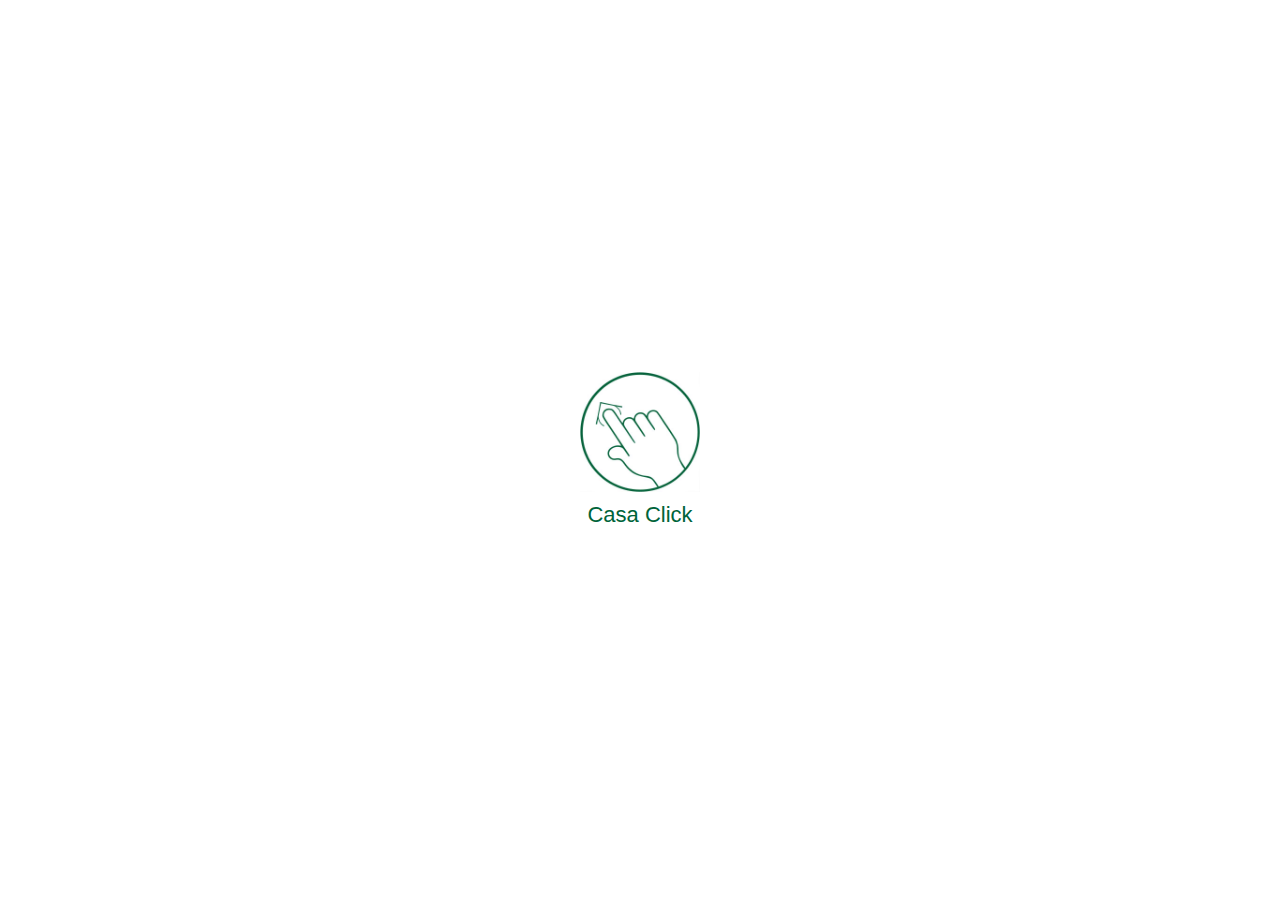
<file: index.html>
<!DOCTYPE html>
<html lang="es">
<head>
    <meta charset="UTF-8">
    <meta name="viewport" content="width=device-width, initial-scale=1.0">
    <title>Casa Click</title>
    <link rel="stylesheet" href="usuarios-style.css"> <!-- Asegúrate de que este sea el archivo CSS correcto -->
</head>
<body>
    <!-- Preloader (ahora llamado index.html) -->
    <div id="index">
        <div class="logo-container-large">
            <img src="imgs/casaclickfoto.jpg" alt="Logo de Casa Click" class="logo-img-large">
            <span class="logo-text-large">Casa Click</span>
        </div>
    </div>

    <script>
        // Espera 2 segundos antes de redirigir a la página de usuarios
        setTimeout(function() {
            window.location.href = "usuarios.html"; // Asegúrate de que este nombre de archivo sea correcto
        }, 2000); // 2 segundos
    </script>
</body>
</html>
</file>
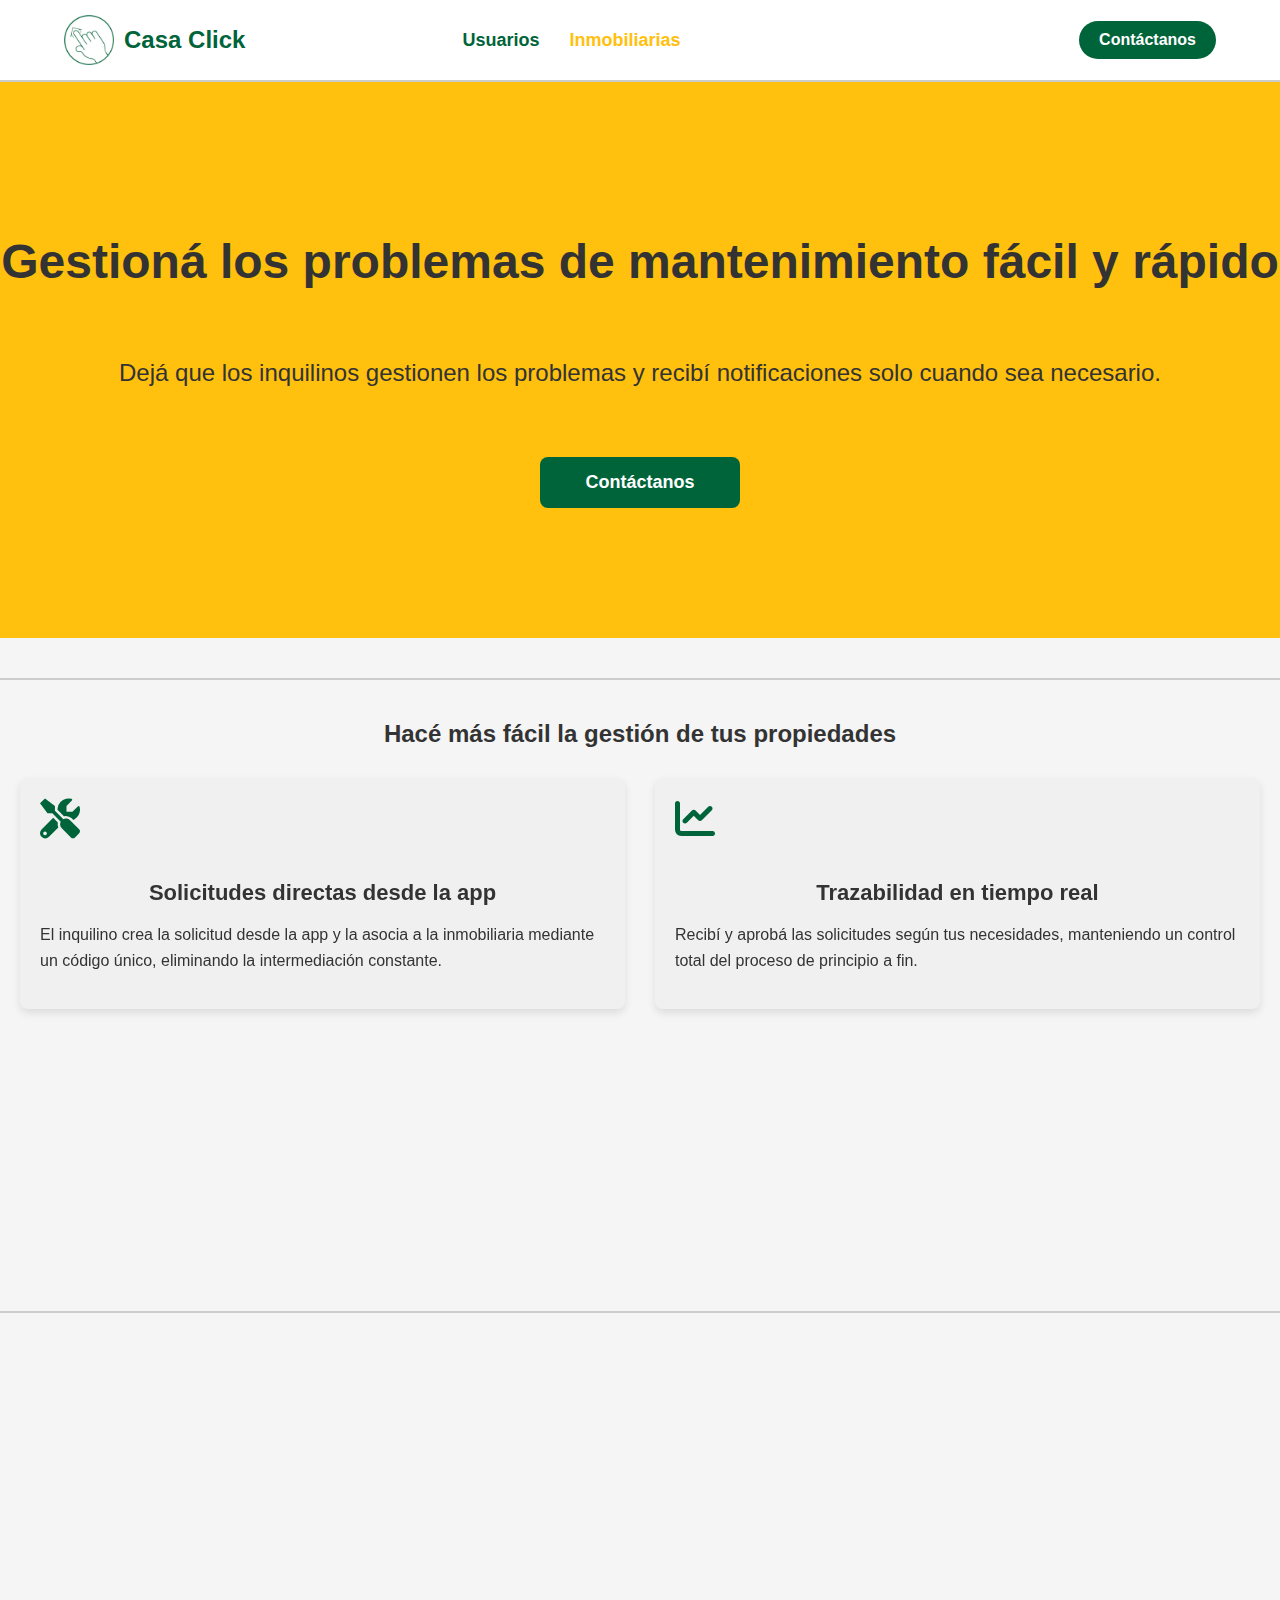
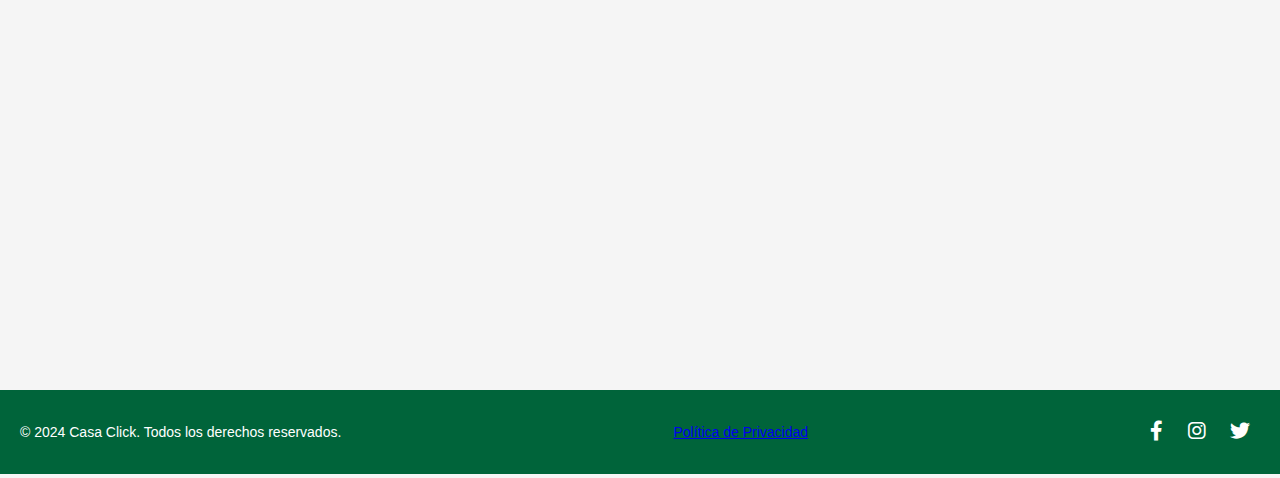
<file: inmobiliarias.html>
<!DOCTYPE html>
<html lang="es">
<head>
    <meta charset="UTF-8">
    <meta name="viewport" content="width=device-width, initial-scale=1.0">
    <meta name="description" content="Casa Click - Portal para Inmobiliarias. Gestiona eficientemente las solicitudes de tus inquilinos.">
    <meta name="robots" content="index, follow">
    <title>Casa Click - Inmobiliarias</title>
    <link rel="stylesheet" href="inmobiliarias-style.css">
    <link rel="stylesheet" href="https://cdnjs.cloudflare.com/ajax/libs/font-awesome/6.0.0-beta3/css/all.min.css">
    <link rel="stylesheet" href="https://cdn.jsdelivr.net/npm/aos@2.3.1/dist/aos.css">
</head>
<body>
    <!-- Header común con efecto de logo -->
    <header class="header-hero">
        <div class="nav-container">
            <div class="logo-container">
                <img src="casaclickfoto.jpg" alt="Logo de Casa Click" class="logo-img">
                <span class="logo-text">Casa Click</span>
            </div>
            <nav class="nav-list-centered">
                <a href="usuarios.html" class="nav-button">Usuarios</a>
                <a href="inmobiliarias.html" class="nav-button active">Inmobiliarias</a>
            </nav>
            <div class="cta-header-button">
                <button onclick="window.location.href='#contacto'" class="cta-button-header">Contáctanos</button>
            </div>
        </div>
    </header>

    <!-- Hero Section -->
    <section class="main-hero-section inmobiliarias-hero" data-aos="fade-up">
        <div class="container">
            <h1>Gestioná los problemas de mantenimiento fácil y rápido</h1>
            <p>Dejá que los inquilinos gestionen los problemas y recibí notificaciones solo cuando sea necesario.</p>
            <button onclick="window.location.href='#contacto'" class="cta-button">Contáctanos</button>
        </div>
    </section>

    <hr class="section-divider">

    <!-- Sección Beneficios: ¿Por qué elegir Casa Click? -->
    <section id="inmobiliarias" class="section-padding section">
        <div class="container">
            <h2 class="title-centered">Hacé más fácil la gestión de tus propiedades</h2>
            <div class="benefits-grid">
                <div class="benefit-card" data-aos="fade-up">
                    <i class="fas fa-tools benefit-icon"></i>
                    <h3>Solicitudes directas desde la app</h3>
                    <p>El inquilino crea la solicitud desde la app y la asocia a la inmobiliaria mediante un código único, eliminando la intermediación constante.</p>
                </div>
                <div class="benefit-card" data-aos="fade-up" data-aos-delay="100">
                    <i class="fas fa-chart-line benefit-icon"></i>
                    <h3>Trazabilidad en tiempo real</h3>
                    <p>Recibí y aprobá las solicitudes según tus necesidades, manteniendo un control total del proceso de principio a fin.</p>
                </div>
                <div class="benefit-card" data-aos="fade-up" data-aos-delay="200">
                    <i class="fas fa-clock benefit-icon"></i>
                    <h3>Optimización de recursos</h3>
                    <p>Reducí la carga administrativa y ahorra tiempo con la automatización de tareas rutinarias de mantenimiento.</p>
                </div>
                <div class="benefit-card" data-aos="fade-up" data-aos-delay="300">
                    <i class="fas fa-check-circle benefit-icon"></i>
                    <h3>Aprobación de presupuestos</h3>
                    <p>Si lo deseas, puedes actuar como aprobador de presupuestos, asegurando que los trabajos se ajusten a tus estándares.</p>
                </div>
            </div>
        </div>
    </section>

    <hr class="section-divider">

    <!-- Sección Formulario de Contacto -->
    <section id="contacto" class="contact-form section-padding" data-aos="fade-up">
        <div class="container-full">
            <h3 class="form-title-centered">¿Quieres mejorar la gestión de las solicitudes de tus inquilinos?</h3>
            <p class="form-subtitle-centered">Contáctanos y descubre cómo Casa Click puede ayudarte.</p>
            <form onsubmit="sendEmail(event);" class="styled-form" id="contactForm">
                <div class="form-group">
                    <label for="name">Nombre</label>
                    <input type="text" id="name" name="name" required>
                </div>

                <div class="form-group">
                    <label for="email">Email</label>
                    <input type="email" id="email" name="email" required>
                </div>

                <div class="form-group">
                    <label for="message">Mensaje</label>
                    <textarea id="message" name="message" rows="4" required></textarea>
                </div>

                <button type="submit" class="cta-button">Solicitar Información</button>
            </form>

            <!-- Mensaje de confirmación -->
            <div id="confirmation-message" style="display:none; color: green; font-weight: bold; margin-top: 10px;">
                ¡El mensaje ha sido enviado correctamente!
            </div>
        </div>
    </section>

    <!-- Footer -->
    <footer>
        <div class="footer-container">
            <p>&copy; 2024 Casa Click. Todos los derechos reservados.</p>
            <a href="https://sites.google.com/view/politica-privacidad-casaclick/p%C3%A1gina-principal">Política de Privacidad</a>
            <div class="social-icons">
                <a href="https://www.facebook.com/casaclickapp"><i class="fab fa-facebook-f" aria-label="Facebook"></i></a>
                <a href="https://www.instagram.com/casaclickapp/"><i class="fab fa-instagram" aria-label="Instagram"></i></a>
                <a href="https://x.com/casaclickapp"><i class="fab fa-twitter" aria-label="Twitter"></i></a>
            </div>
        </div>
    </footer>

    <script src="https://cdn.jsdelivr.net/npm/aos@2.3.1/dist/aos.js"></script>
    <script src="scripts.min.js"></script>
    <script>
        AOS.init({
            duration: 800,
            once: true,
        });
    </script>

</body>
</html>
</file>
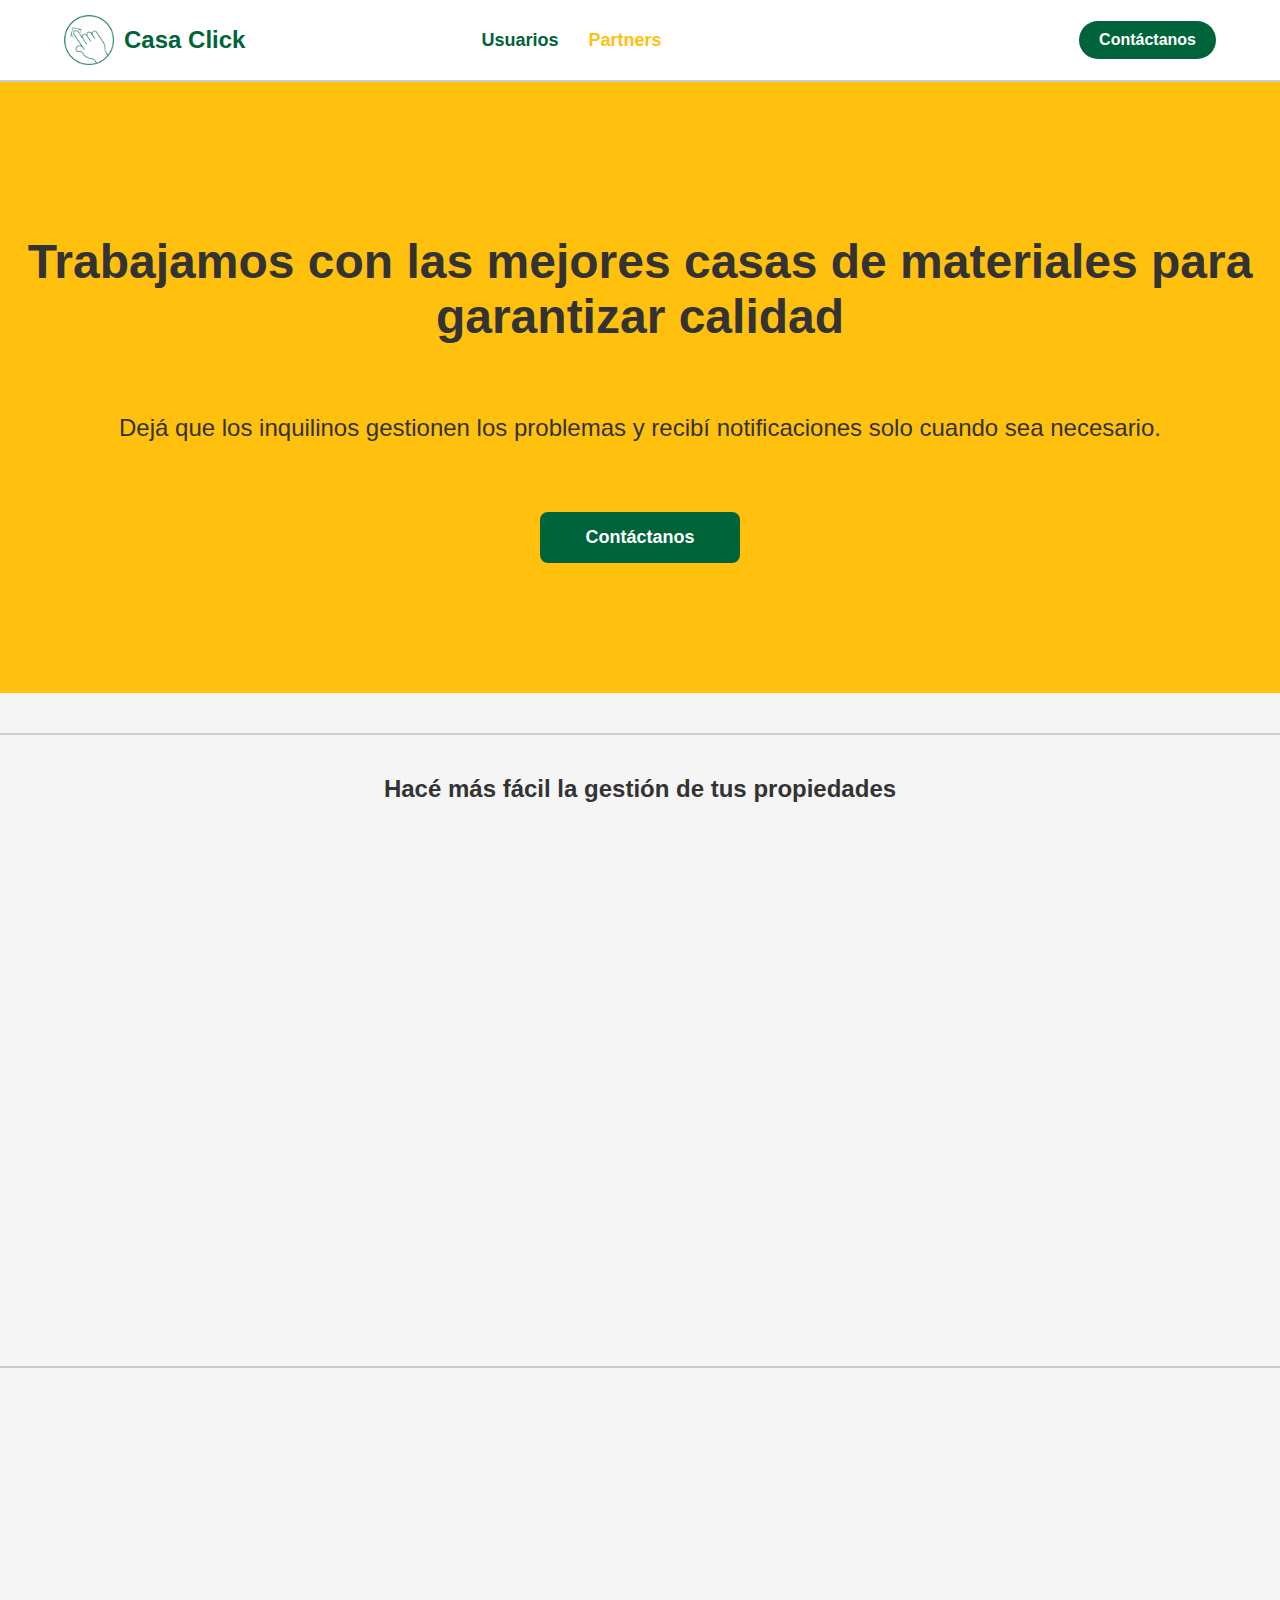
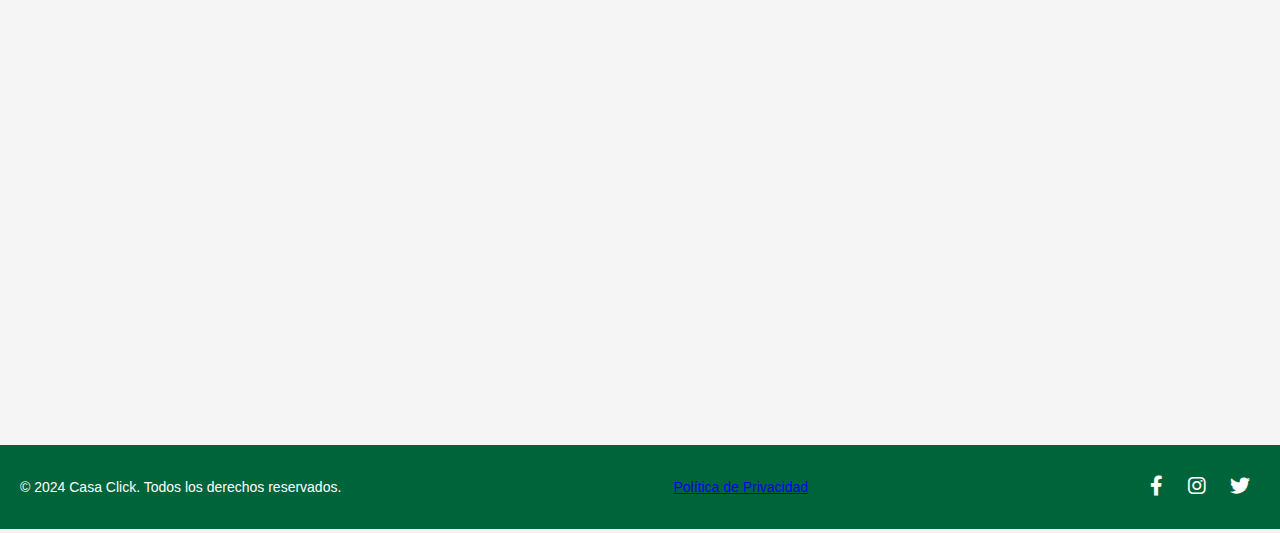
<file: partners.html>
<!DOCTYPE html>
<html lang="es">
<head>
    <meta charset="UTF-8">
    <meta name="viewport" content="width=device-width, initial-scale=1.0">
    <meta name="description" content="Casa Click - Portal para Partners. Gestiona eficientemente las solicitudes de tus inquilinos.">
    <meta name="robots" content="index, follow">
    <title>Casa Click - Partners</title>
    <link rel="stylesheet" href="partners-style.css">
    <link rel="stylesheet" href="https://cdnjs.cloudflare.com/ajax/libs/font-awesome/6.0.0-beta3/css/all.min.css">
    <link rel="stylesheet" href="https://cdn.jsdelivr.net/npm/aos@2.3.1/dist/aos.css">
</head>
<body>
    <!-- Header común con efecto de logo -->
    <header class="header-hero">
        <div class="nav-container">
            <div class="logo-container">
                <img src="imgs/casaclickfoto.jpg" alt="Logo de Casa Click" class="logo-img">
                <span class="logo-text">Casa Click</span>
            </div>
            <nav class="nav-list-centered">
                <a href="usuarios.html" class="nav-button">Usuarios</a>
                <a href="partners.html" class="nav-button active">Partners</a>
            </nav>
            <div class="cta-header-button">
                <button onclick="window.location.href='#contacto'" class="cta-button-header">Contáctanos</button>
            </div>
        </div>
    </header>

    <!-- Hero Section -->
    <section class="main-hero-section partners-hero" data-aos="fade-up">
        <div class="container">
            <h1>Trabajamos con las mejores casas de materiales para garantizar calidad</h1>
            <p>Dejá que los inquilinos gestionen los problemas y recibí notificaciones solo cuando sea necesario.</p>
            <button onclick="window.location.href='#contacto'" class="cta-button">Contáctanos</button>
        </div>
    </section>

    <hr class="section-divider">

    <!-- Sección Beneficios: ¿Por qué elegir Casa Click? -->
    <section id="partners" class="section-padding section">
        <div class="container">
            <h2 class="title-centered">Hacé más fácil la gestión de tus propiedades</h2>
            <div class="benefits-grid">
                <div class="benefit-card" data-aos="fade-up">
                    <i class="fas fa-tools benefit-icon"></i>
                    <h3>Solicitudes directas desde la app</h3>
                    <p>El inquilino crea la solicitud desde la app y la asocia a la inmobiliaria mediante un código único, eliminando la intermediación constante.</p>
                </div>
                <div class="benefit-card" data-aos="fade-up" data-aos-delay="100">
                    <i class="fas fa-chart-line benefit-icon"></i>
                    <h3>Trazabilidad en tiempo real</h3>
                    <p>Recibí y aprobá las solicitudes según tus necesidades, manteniendo un control total del proceso de principio a fin.</p>
                </div>
                <div class="benefit-card" data-aos="fade-up" data-aos-delay="200">
                    <i class="fas fa-clock benefit-icon"></i>
                    <h3>Optimización de recursos</h3>
                    <p>Reducí la carga administrativa y ahorra tiempo con la automatización de tareas rutinarias de mantenimiento.</p>
                </div>
                <div class="benefit-card" data-aos="fade-up" data-aos-delay="300">
                    <i class="fas fa-check-circle benefit-icon"></i>
                    <h3>Aprobación de presupuestos</h3>
                    <p>Si lo deseas, puedes actuar como aprobador de presupuestos, asegurando que los trabajos se ajusten a tus estándares.</p>
                </div>
            </div>
        </div>
    </section>

    <hr class="section-divider">

    <!-- Sección Formulario de Contacto -->
    <section id="contacto" class="contact-form section-padding" data-aos="fade-up">
        <div class="container-full">
            <h3 class="form-title-centered">¿Quieres mejorar la gestión de las solicitudes de tus inquilinos?</h3>
            <p class="form-subtitle-centered">Contáctanos y descubre cómo Casa Click puede ayudarte.</p>
            <form onsubmit="sendEmail(event);" class="styled-form" id="contactForm">
                <div class="form-group">
                    <label for="name">Nombre</label>
                    <input type="text" id="name" name="name" required>
                </div>

                <div class="form-group">
                    <label for="email">Email</label>
                    <input type="email" id="email" name="email" required>
                </div>

                <div class="form-group">
                    <label for="message">Mensaje</label>
                    <textarea id="message" name="message" rows="4" required></textarea>
                </div>

                <button type="submit" class="cta-button">Solicitar Información</button>
            </form>

            <!-- Mensaje de confirmación -->
            <div id="confirmation-message" style="display:none; color: green; font-weight: bold; margin-top: 10px;">
                ¡El mensaje ha sido enviado correctamente!
            </div>
        </div>
    </section>

    <!-- Footer -->
    <footer>
        <div class="footer-container">
            <p>&copy; 2024 Casa Click. Todos los derechos reservados.</p>
            <a href="https://sites.google.com/view/politica-privacidad-casaclick/p%C3%A1gina-principal">Política de Privacidad</a>
            <div class="social-icons">
                <a href="https://www.facebook.com/casaclickapp"><i class="fab fa-facebook-f" aria-label="Facebook"></i></a>
                <a href="https://www.instagram.com/casaclickapp/"><i class="fab fa-instagram" aria-label="Instagram"></i></a>
                <a href="https://x.com/casaclickapp"><i class="fab fa-twitter" aria-label="Twitter"></i></a>
            </div>
        </div>
    </footer>

    <script src="https://cdn.jsdelivr.net/npm/aos@2.3.1/dist/aos.js"></script>
    <script src="scripts.min.js"></script>
    <script>
        AOS.init({
            duration: 800,
            once: true,
        });
    </script>

</body>
</html>
</file>
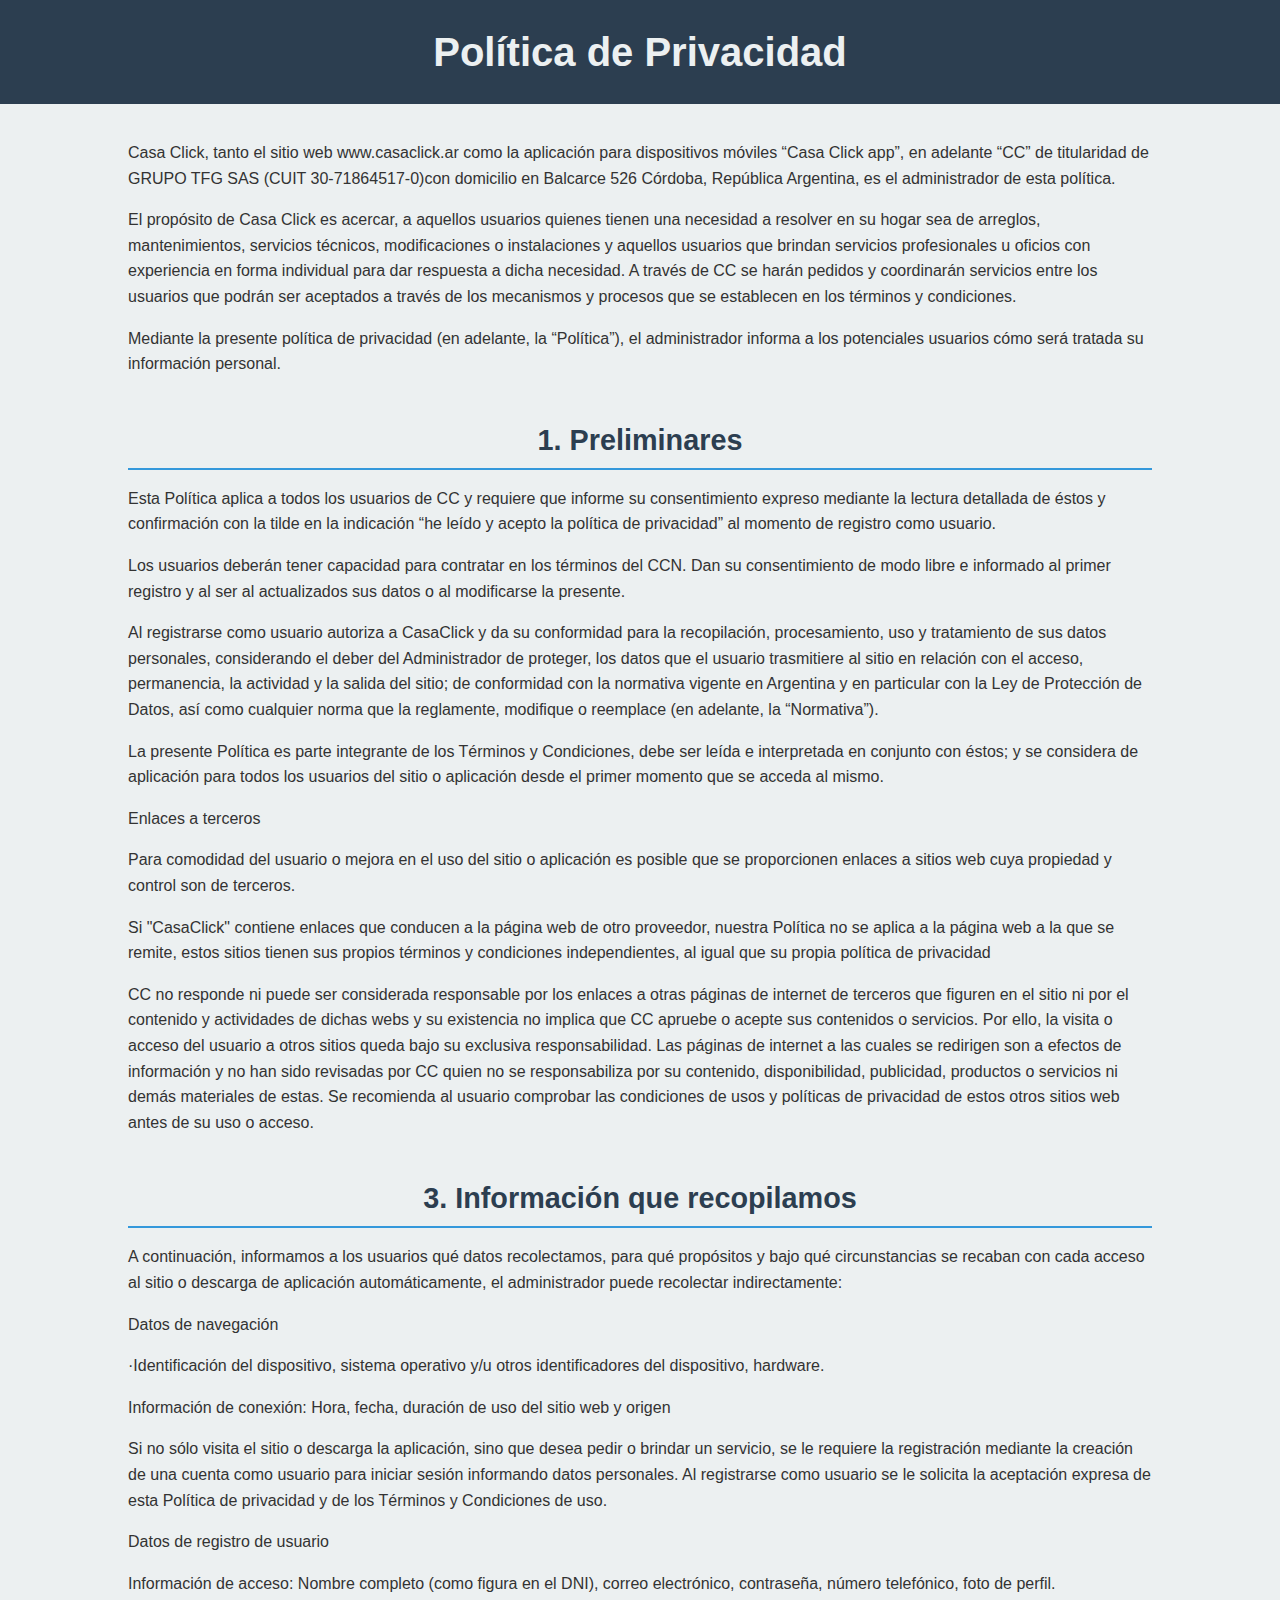
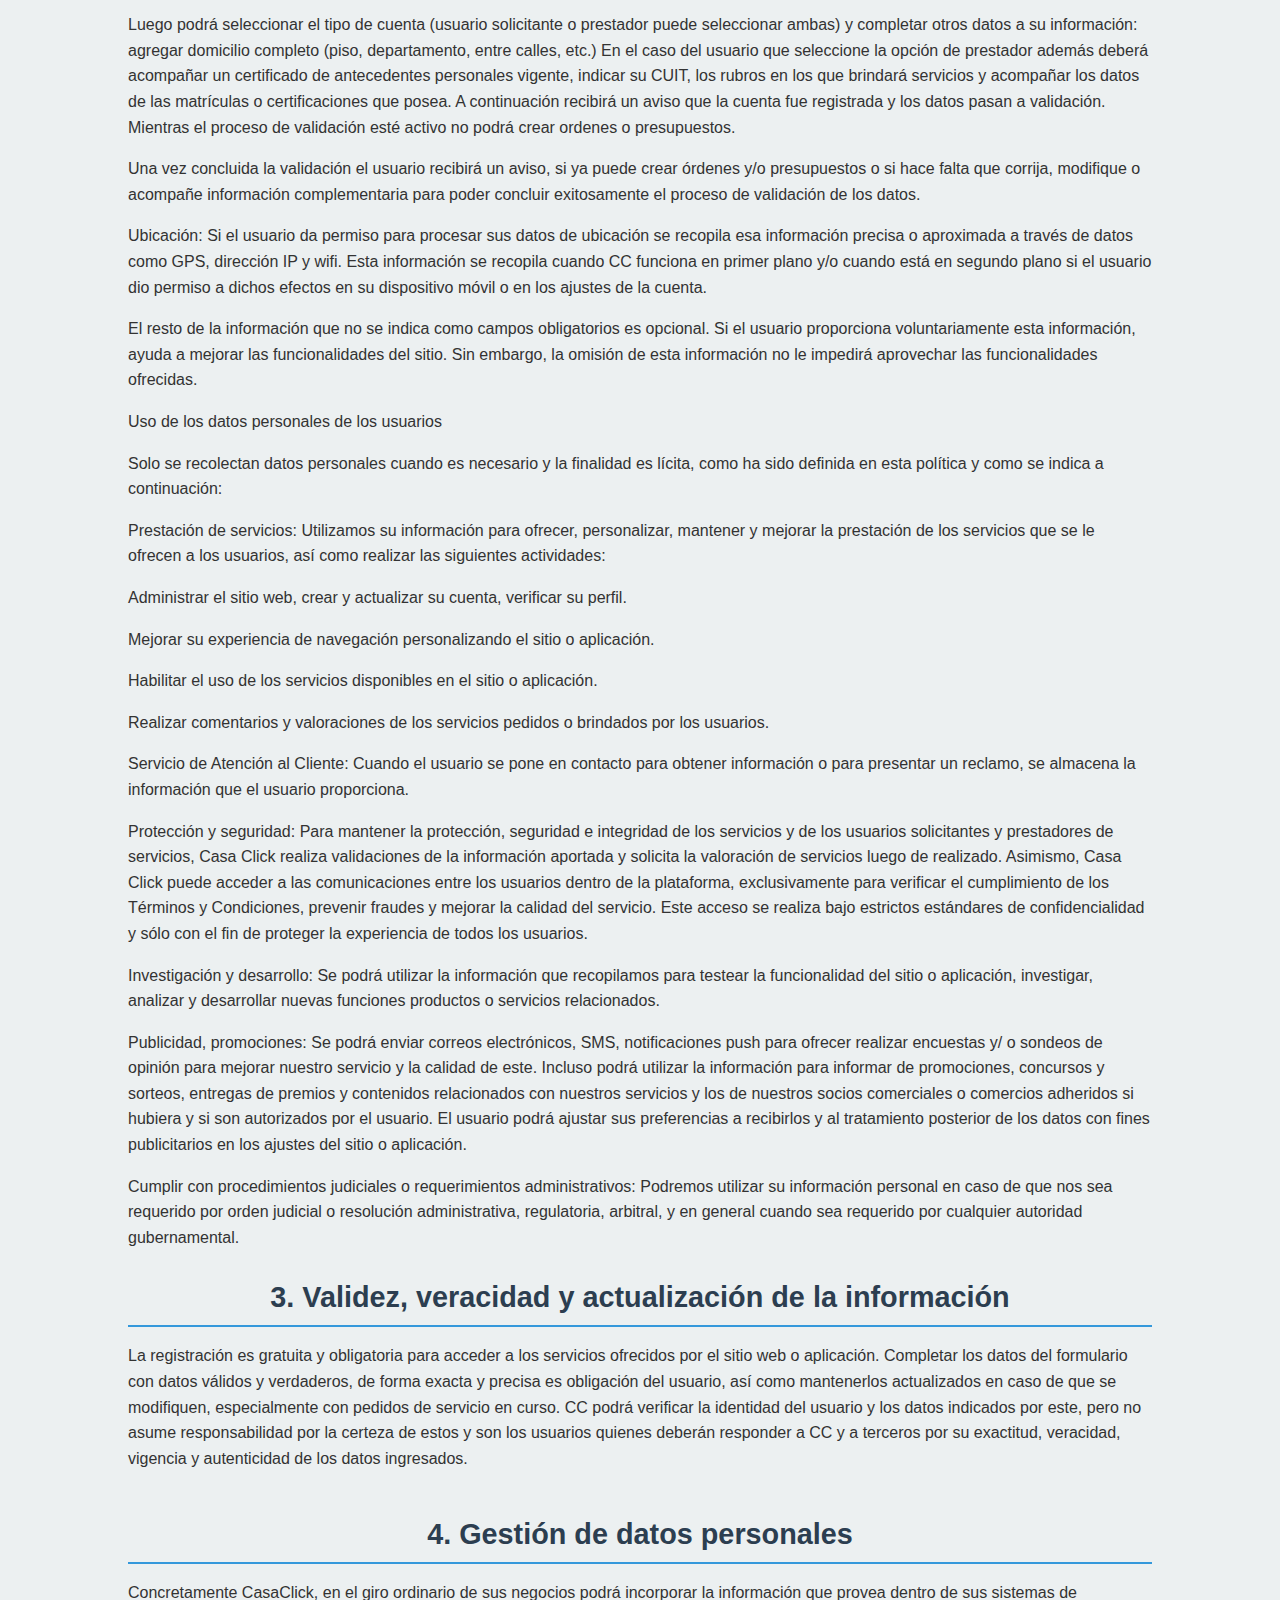
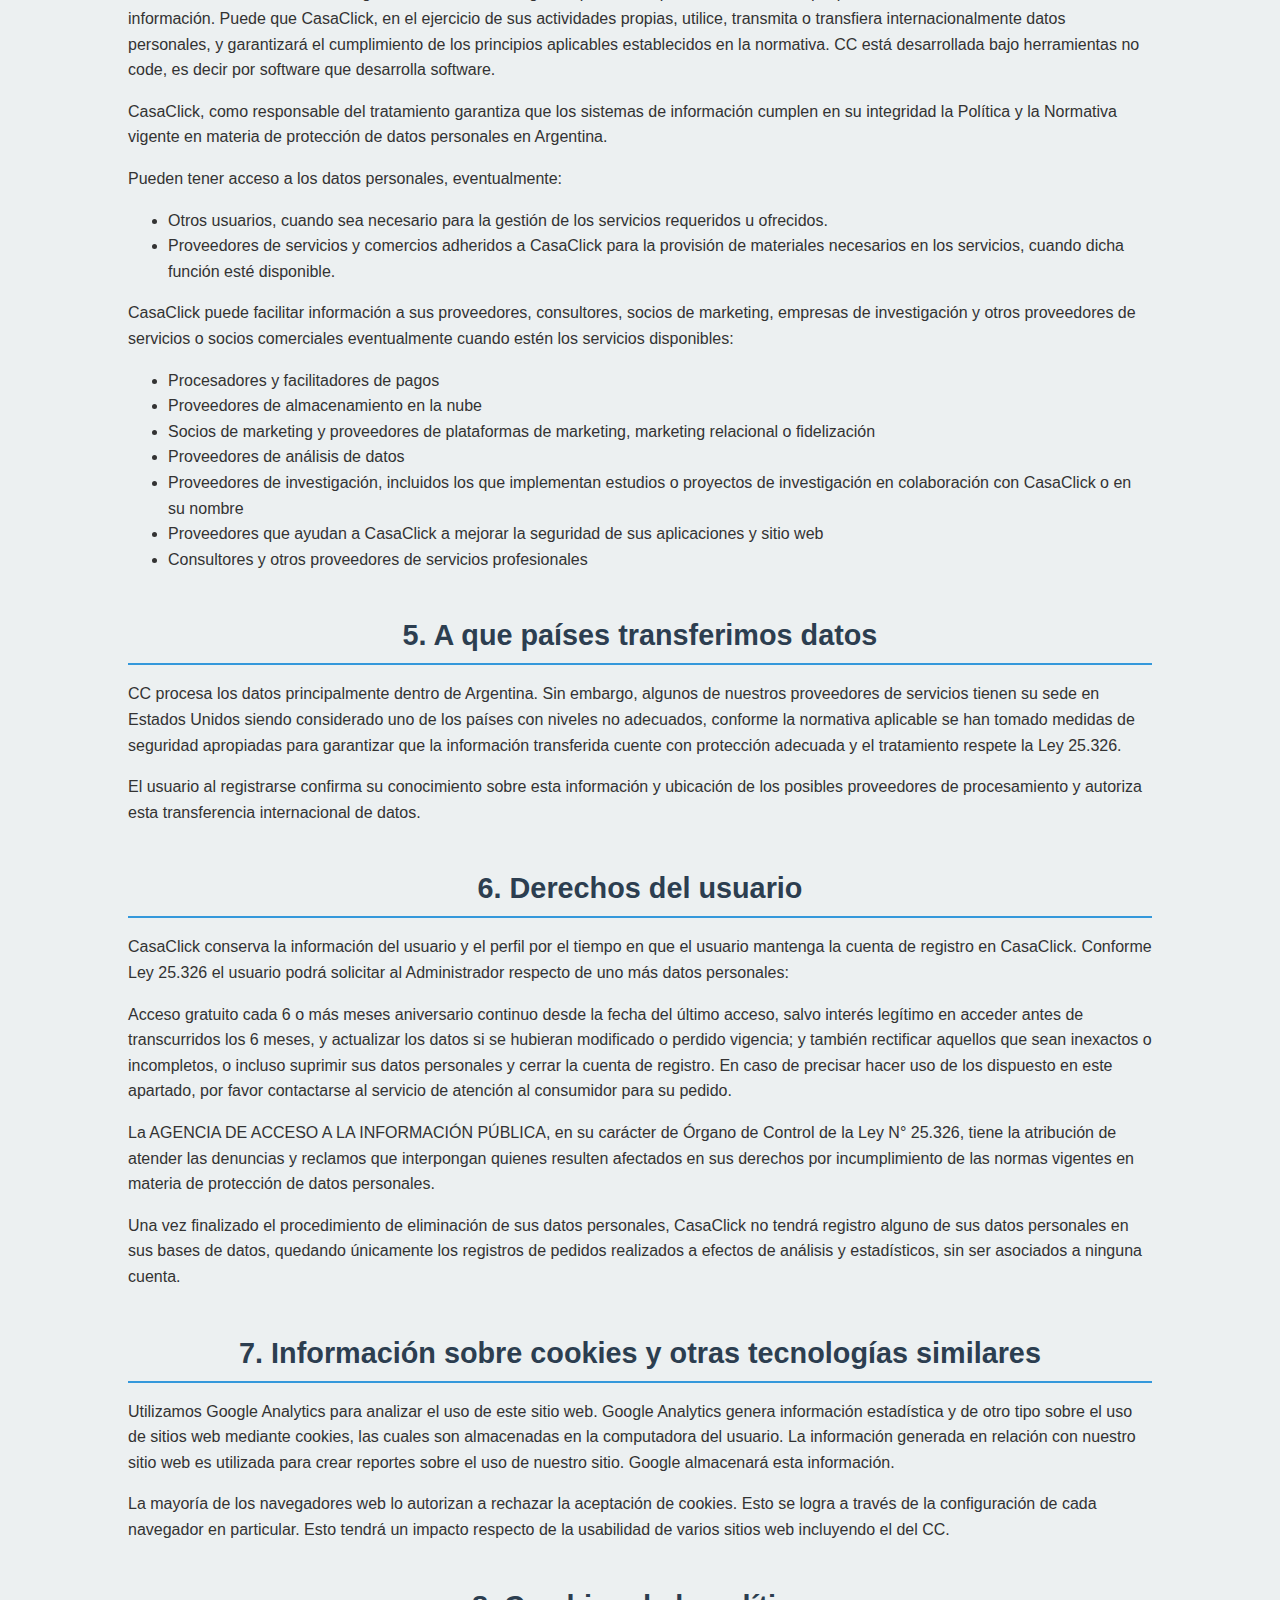
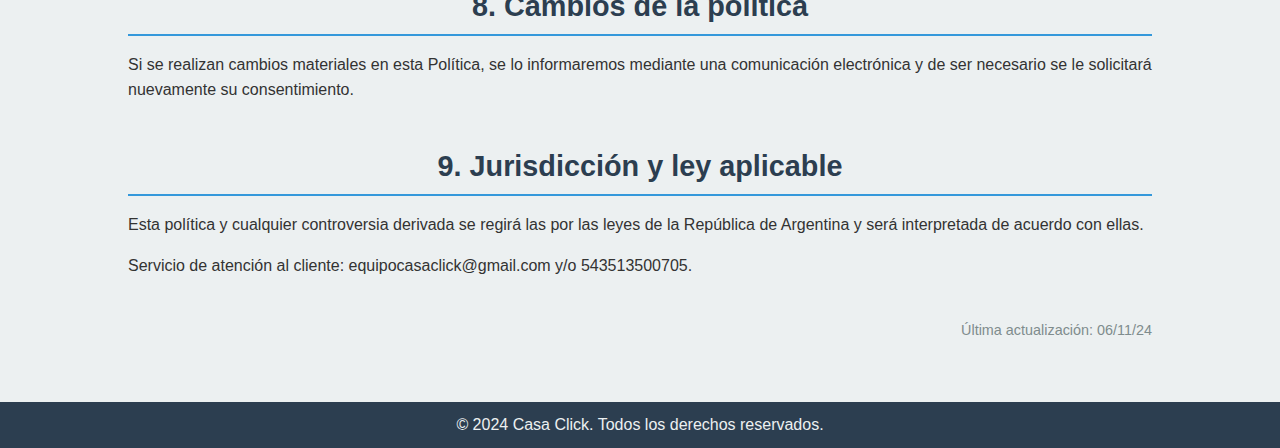
<file: politica-de-privacidad.html>
<!DOCTYPE html>
<html lang="es">
<head>
    <meta charset="UTF-8">
    <meta name="viewport" content="width=device-width, initial-scale=1.0">
    <meta name="description" content="Política de privacidad de Casa Click.">
    <title>Política de Privacidad - Casa Click</title>
    <link rel="stylesheet" href="usuarios-style.css">
    <style>
        body {
            font-family: Arial, sans-serif;
            line-height: 1.6;
            margin: 0;
            padding: 0;
            color: #333;
        }
        header {
            background: #2c3e50;
            color: #ecf0f1;
            padding: 20px 10%;
            text-align: center;
        }
        header h1 {
            font-size: 2.5em;
            margin: 0;
        }
        main {
            padding: 20px 10%;
            background: #ecf0f1;
        }
        section {
            margin-bottom: 40px;
        }
        section h2 {
            color: #2c3e50;
            font-size: 1.8em;
            border-bottom: 2px solid #3498db;
            padding-bottom: 5px;
            margin-bottom: 15px;
        }
        footer {
            background: #2c3e50;
            color: #ecf0f1;
            text-align: center;
            padding: 10px;
        }
        footer p {
            margin: 0;
        }
        .update-date {
            text-align: right;
            font-size: 0.9em;
            color: #7f8c8d;
        }
    </style>
</head>
<body>
    <header>
        <h1>Política de Privacidad</h1>
    </header>

    <main>
        <section>
            <p>Casa Click, tanto el sitio web www.casaclick.ar como la aplicación para dispositivos móviles “Casa Click app”, en adelante “CC” de titularidad de GRUPO TFG SAS (CUIT 30-71864517-0)con domicilio en Balcarce 526 Córdoba, República Argentina, es el administrador de esta política.<p>
            <p> El propósito de Casa Click es acercar, a aquellos usuarios quienes tienen una necesidad a resolver en su hogar sea de arreglos, mantenimientos, servicios técnicos, modificaciones o instalaciones y aquellos usuarios que brindan servicios profesionales u oficios con experiencia en forma individual para dar respuesta a dicha necesidad. A través de CC se harán pedidos y coordinarán servicios entre los usuarios que podrán ser aceptados a través de los mecanismos y procesos que se establecen en los términos y condiciones.<p>
            <p>    Mediante la presente política de privacidad (en adelante, la “Política”), el administrador informa a los potenciales usuarios cómo será tratada su información personal.</p>
        </section>

        <section>
            <h2>1. Preliminares</h2>
            <p>Esta Política aplica a todos los usuarios de CC y requiere que informe su consentimiento expreso mediante la lectura detallada de éstos y confirmación con la tilde en la indicación “he leído y acepto la política de privacidad” al momento de registro como usuario.</p>
            <p>Los usuarios deberán tener capacidad para contratar en los términos del CCN. Dan su consentimiento de modo libre e informado al primer registro y al ser al actualizados sus datos o al modificarse la presente.</p>
            <p>Al registrarse como usuario autoriza a CasaClick  y da su conformidad para la recopilación, procesamiento, uso y tratamiento de sus datos personales, considerando el deber del Administrador  de proteger, los datos que el usuario trasmitiere al sitio en relación con el acceso, permanencia, la actividad y la salida del sitio; de conformidad con la normativa vigente en Argentina y en particular con la Ley de Protección de Datos, así como cualquier norma que la reglamente, modifique o reemplace (en adelante, la “Normativa”).</p>
            <p>La presente Política es parte integrante de los Términos y Condiciones, debe ser leída e interpretada en conjunto con éstos; y se considera de aplicación para todos los usuarios del sitio o aplicación desde el primer momento que se acceda al mismo.</p>

            <p>Enlaces a terceros</p>
            <p>Para comodidad del usuario o mejora en el uso del sitio o aplicación es posible que se proporcionen enlaces a sitios web cuya propiedad y control son de terceros.<p>
            <p>Si "CasaClick" contiene enlaces que conducen a la página web de otro proveedor, nuestra Política no se aplica a la página web a la que se remite, estos sitios tienen sus propios términos y condiciones independientes, al igual que su propia política de privacidad<p>
            <p>CC no responde ni puede ser considerada responsable por los enlaces a otras páginas de internet de terceros que figuren en el sitio ni por el contenido y actividades de dichas webs y su existencia no implica que CC apruebe o acepte sus contenidos o servicios. Por ello,  la visita o acceso del usuario a otros sitios queda bajo su exclusiva responsabilidad. Las páginas de internet a las cuales se redirigen son a efectos de información y no han sido revisadas por CC quien no se responsabiliza por su contenido, disponibilidad, publicidad, productos o servicios ni demás materiales de estas. Se recomienda al usuario comprobar las condiciones de usos y políticas de privacidad de estos otros sitios web antes de su uso o acceso.<p>
              
        </section>

        <section>
            <h2>3. Información que recopilamos</h2>
            <p>A continuación, informamos a los usuarios qué datos recolectamos, para qué propósitos y bajo qué circunstancias se recaban con cada acceso al sitio o descarga de aplicación automáticamente, el administrador puede recolectar indirectamente:</p>
            <p>Datos de navegación<p>
            <p>·Identificación del dispositivo, sistema operativo y/u otros identificadores del dispositivo, hardware.<p>
            <p>Información de conexión: Hora, fecha, duración de uso del sitio web y origen<p>    
            <p>Si no sólo visita el sitio o descarga la aplicación, sino que desea pedir o brindar un servicio, se le requiere la registración mediante la creación de una cuenta como usuario para iniciar sesión informando datos personales. Al registrarse como usuario se le solicita la aceptación expresa de esta Política de privacidad y de los Términos y Condiciones de uso.</p>
            <p>Datos de registro de usuario<p>
        <p>Información de acceso: Nombre completo (como figura en el DNI), correo electrónico, contraseña, número telefónico, foto de perfil.</p>
        <p>Luego podrá seleccionar el tipo de cuenta (usuario solicitante o prestador puede seleccionar ambas) y completar otros datos a su información: agregar domicilio completo (piso, departamento, entre calles, etc.) En el caso del usuario que seleccione la opción de prestador además deberá acompañar un certificado de antecedentes personales vigente, indicar su CUIT, los rubros en los que brindará servicios y acompañar los datos de las matrículas o certificaciones que posea. A continuación recibirá un aviso que la cuenta fue registrada y los datos pasan a validación. Mientras el proceso de validación esté activo no podrá crear ordenes o presupuestos.</p>
        <p>Una vez concluida la validación el usuario recibirá un aviso, si ya puede crear órdenes y/o presupuestos o si hace falta que corrija, modifique o acompañe información complementaria para poder concluir exitosamente el proceso de validación de los datos.</p>
        <p>Ubicación: Si el usuario da permiso para procesar sus datos de ubicación se recopila esa información precisa o aproximada a través de datos como GPS, dirección IP y wifi. Esta información se recopila cuando CC funciona en primer plano y/o cuando está en segundo plano si el usuario dio permiso a dichos efectos en su dispositivo móvil o en los ajustes de la cuenta.</p>
        <p>El resto de la información que no se indica como campos obligatorios es opcional. Si el usuario proporciona voluntariamente esta información, ayuda a mejorar las funcionalidades del sitio. Sin embargo, la omisión de esta información no le impedirá aprovechar las funcionalidades ofrecidas.</p>
        <p>Uso de los datos personales de los usuarios<p>
        <p>Solo se recolectan datos personales cuando es necesario y la finalidad es lícita, como ha sido definida en esta política y como se indica a continuación:</p>
        <p>Prestación de servicios: Utilizamos su información para ofrecer, personalizar, mantener y mejorar la prestación de los servicios que se le ofrecen a los usuarios, así como realizar las siguientes actividades:<p>
        <p>Administrar el sitio web, crear y actualizar su cuenta, verificar su perfil.<p>
        <p>Mejorar su experiencia de navegación personalizando el sitio o aplicación.<p>
        <p>Habilitar el uso de los servicios disponibles en el sitio o aplicación.<p>
        <p>Realizar comentarios y valoraciones de los servicios pedidos o brindados por los usuarios.<p>
        <p>Servicio de Atención al Cliente:</strong> Cuando el usuario se pone en contacto para obtener información o para presentar un reclamo, se almacena la información que el usuario proporciona.<p>
        <p>Protección y seguridad: Para mantener la protección, seguridad e integridad de los servicios y de los usuarios solicitantes y prestadores de servicios, Casa Click realiza validaciones de la información aportada y solicita la valoración de servicios luego de realizado. Asimismo, Casa Click puede acceder a las comunicaciones entre los usuarios dentro de la plataforma, exclusivamente para verificar el cumplimiento de los Términos y Condiciones, prevenir fraudes y mejorar la calidad del servicio. Este acceso se realiza bajo estrictos estándares de confidencialidad y sólo con el fin de proteger la experiencia de todos los usuarios.<p>
        <p>Investigación y desarrollo: Se podrá utilizar la información que recopilamos para testear la funcionalidad del sitio o aplicación, investigar, analizar y desarrollar nuevas funciones productos o servicios relacionados.<p>
        <p>Publicidad, promociones: Se podrá enviar correos electrónicos, SMS, notificaciones push para ofrecer realizar encuestas y/ o sondeos de opinión para mejorar nuestro servicio y la calidad de este. Incluso podrá utilizar la información para informar de promociones, concursos y sorteos, entregas de premios y contenidos relacionados con nuestros servicios y los de nuestros socios comerciales o comercios adheridos si hubiera y si son autorizados por el usuario. El usuario podrá ajustar sus preferencias a recibirlos y al tratamiento posterior de los datos con fines publicitarios en los ajustes del sitio o aplicación.<p>
        <p>Cumplir con procedimientos judiciales o requerimientos administrativos:</strong> Podremos utilizar su información personal en caso de que nos sea requerido por orden judicial o resolución administrativa, regulatoria, arbitral, y en general cuando sea requerido por cualquier autoridad gubernamental.<p>    
    <section>
        <section>
            <h2>3. Validez, veracidad y actualización de la información</h2>
            <p>
                La registración es gratuita y obligatoria para acceder a los servicios ofrecidos por el sitio web o aplicación. Completar los datos del formulario con datos válidos y verdaderos, de forma exacta y precisa es obligación del usuario, así como mantenerlos actualizados en caso de que se modifiquen, especialmente con pedidos de servicio en curso. CC podrá verificar la identidad del usuario y los datos indicados por este, pero no asume responsabilidad por la certeza de estos y son los usuarios quienes deberán responder a CC y a terceros por su exactitud, veracidad, vigencia y autenticidad de los datos ingresados.
            </p>
        </section>
        <section>
            <h2>4. Gestión de datos personales</h2>
            <p>
                Concretamente CasaClick, en el giro ordinario de sus negocios podrá incorporar la información que provea dentro de sus sistemas de información. Puede que CasaClick, en el ejercicio de sus actividades propias, utilice, transmita o transfiera internacionalmente datos personales, y garantizará el cumplimiento de los principios aplicables establecidos en la normativa. CC está desarrollada bajo herramientas no code, es decir por software que desarrolla software.
            </p>
            <p>
                CasaClick, como responsable del tratamiento garantiza que los sistemas de información cumplen en su integridad la Política y la Normativa vigente en materia de protección de datos personales en Argentina.
            </p>
            <p>
                Pueden tener acceso a los datos personales, eventualmente:
            </p>
            <ul>
                <li>Otros usuarios, cuando sea necesario para la gestión de los servicios requeridos u ofrecidos.</li>
                <li>Proveedores de servicios y comercios adheridos a CasaClick para la provisión de materiales necesarios en los servicios, cuando dicha función esté disponible.</li>
            </ul>
            <p>
                CasaClick puede facilitar información a sus proveedores, consultores, socios de marketing, empresas de investigación y otros proveedores de servicios o socios comerciales eventualmente cuando estén los servicios disponibles:
            </p>
            <ul>
                <li>Procesadores y facilitadores de pagos</li>
                <li>Proveedores de almacenamiento en la nube</li>
                <li>Socios de marketing y proveedores de plataformas de marketing, marketing relacional o fidelización</li>
                <li>Proveedores de análisis de datos</li>
                <li>Proveedores de investigación, incluidos los que implementan estudios o proyectos de investigación en colaboración con CasaClick o en su nombre</li>
                <li>Proveedores que ayudan a CasaClick a mejorar la seguridad de sus aplicaciones y sitio web</li>
                <li>Consultores y otros proveedores de servicios profesionales</li>
            </ul>
        </section>
        <section>
            <h2>5. A que países transferimos datos</h2>
            <p>
                CC procesa los datos principalmente dentro de Argentina. Sin embargo, algunos de nuestros proveedores de servicios tienen su sede en Estados Unidos siendo considerado uno de los países con niveles no adecuados, conforme la normativa aplicable se han tomado medidas de seguridad apropiadas para garantizar que la información transferida cuente con protección adecuada y el tratamiento respete la Ley 25.326.
            </p>
            <p>
                El usuario al registrarse confirma su conocimiento sobre esta información y ubicación de los posibles proveedores de procesamiento y autoriza esta transferencia internacional de datos.
            </p>
        </section>
        <section>
            <h2>6. Derechos del usuario</h2>
            <p>
                CasaClick conserva la información del usuario y el perfil por el tiempo en que el usuario mantenga la cuenta de registro en CasaClick. Conforme Ley 25.326 el usuario podrá solicitar al Administrador respecto de uno más datos personales:
            </p>
            <p>
                Acceso gratuito cada 6 o más meses aniversario continuo desde la fecha del último acceso, salvo interés legítimo en acceder antes de transcurridos los 6 meses, y actualizar los datos si se hubieran modificado o perdido vigencia; y también rectificar aquellos que sean inexactos o incompletos, o incluso suprimir sus datos personales y cerrar la cuenta de registro. En caso de precisar hacer uso de los dispuesto en este apartado, por favor contactarse al servicio de atención al consumidor para su pedido.
            </p>
            <p>
                La AGENCIA DE ACCESO A LA INFORMACIÓN PÚBLICA, en su carácter de Órgano de Control de la Ley N° 25.326, tiene la atribución de atender las denuncias y reclamos que interpongan quienes resulten afectados en sus derechos por incumplimiento de las normas vigentes en materia de protección de datos personales.
            </p>
            <p>
                Una vez finalizado el procedimiento de eliminación de sus datos personales, CasaClick no tendrá registro alguno de sus datos personales en sus bases de datos, quedando únicamente los registros de pedidos realizados a efectos de análisis y estadísticos, sin ser asociados a ninguna cuenta.
            </p>
        </section>
        <section>
            <h2>7. Información sobre cookies y otras tecnologías similares</h2>
            <p>
                Utilizamos Google Analytics para analizar el uso de este sitio web. Google Analytics genera información estadística y de otro tipo sobre el uso de sitios web mediante cookies, las cuales son almacenadas en la computadora del usuario. La información generada en relación con nuestro sitio web es utilizada para crear reportes sobre el uso de nuestro sitio. Google almacenará esta información.
            </p>
            <p>
                La mayoría de los navegadores web lo autorizan a rechazar la aceptación de cookies. Esto se logra a través de la configuración de cada navegador en particular. Esto tendrá un impacto respecto de la usabilidad de varios sitios web incluyendo el del CC.
            </p>
        </section>
        <section>
            <h2>8. Cambios de la política</h2>
            <p>
                Si se realizan cambios materiales en esta Política, se lo informaremos mediante una comunicación electrónica y de ser necesario se le solicitará nuevamente su consentimiento.
            </p>
        </section>
        <section>
            <h2>9. Jurisdicción y ley aplicable</h2>
            <p>
                Esta política y cualquier controversia derivada se regirá las por las leyes de la República de Argentina y será interpretada de acuerdo con ellas.
            </p>
            <p>
                Servicio de atención al cliente: equipocasaclick@gmail.com y/o 543513500705.
            </p>
        </section>

        <p class="update-date">&Uacute;ltima actualización: 06/11/24</p>
    </main>

    <footer>
        <p>&copy; 2024 Casa Click. Todos los derechos reservados.</p>
    </footer>
</body>
</html>
</file>
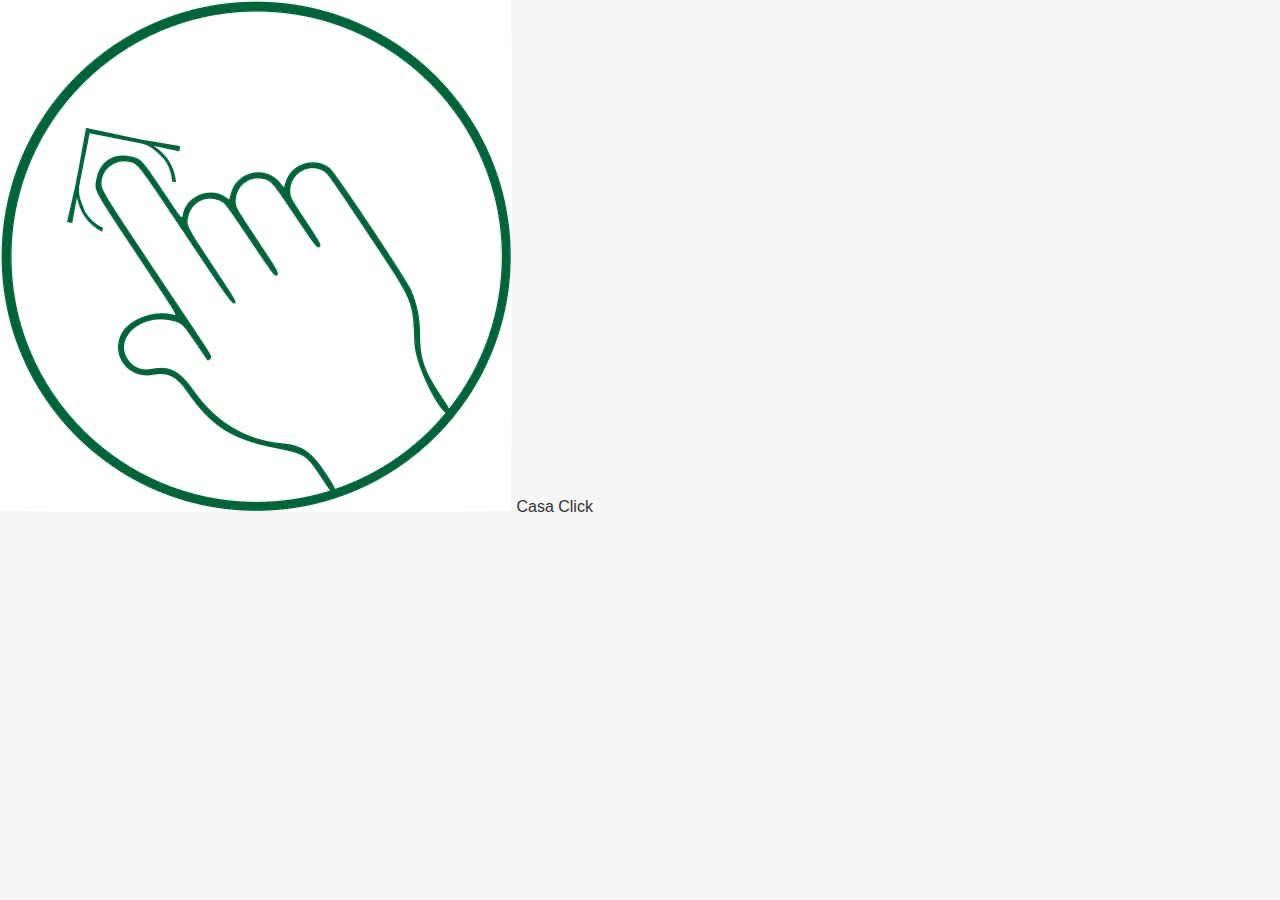
<file: preloader.html>
<!DOCTYPE html>
<html lang="es">
<head>
    <meta charset="UTF-8">
    <meta name="viewport" content="width=device-width, initial-scale=1.0">
    <title>Preloader - Casa Click</title>
    <link rel="stylesheet" href="usuarios-style.css"> <!-- Asegúrate de que este sea el archivo CSS correcto -->
</head>
<body>
    <!-- Preloader -->
    <div id="preloader">
        <div class="logo-container-large">
            <img src="casaclickfoto.jpg" alt="Logo de Casa Click" class="logo-img-large">
            <span class="logo-text-large">Casa Click</span>
        </div>
    </div>

    <script>
        // Espera 2 segundos antes de redirigir a la página de usuarios
        setTimeout(function() {
            window.location.href = "usuarios.html"; // Asegúrate de que este nombre de archivo sea correcto
        }, 2000); // 2 segundos
    </script>
</body>
</html>
</file>
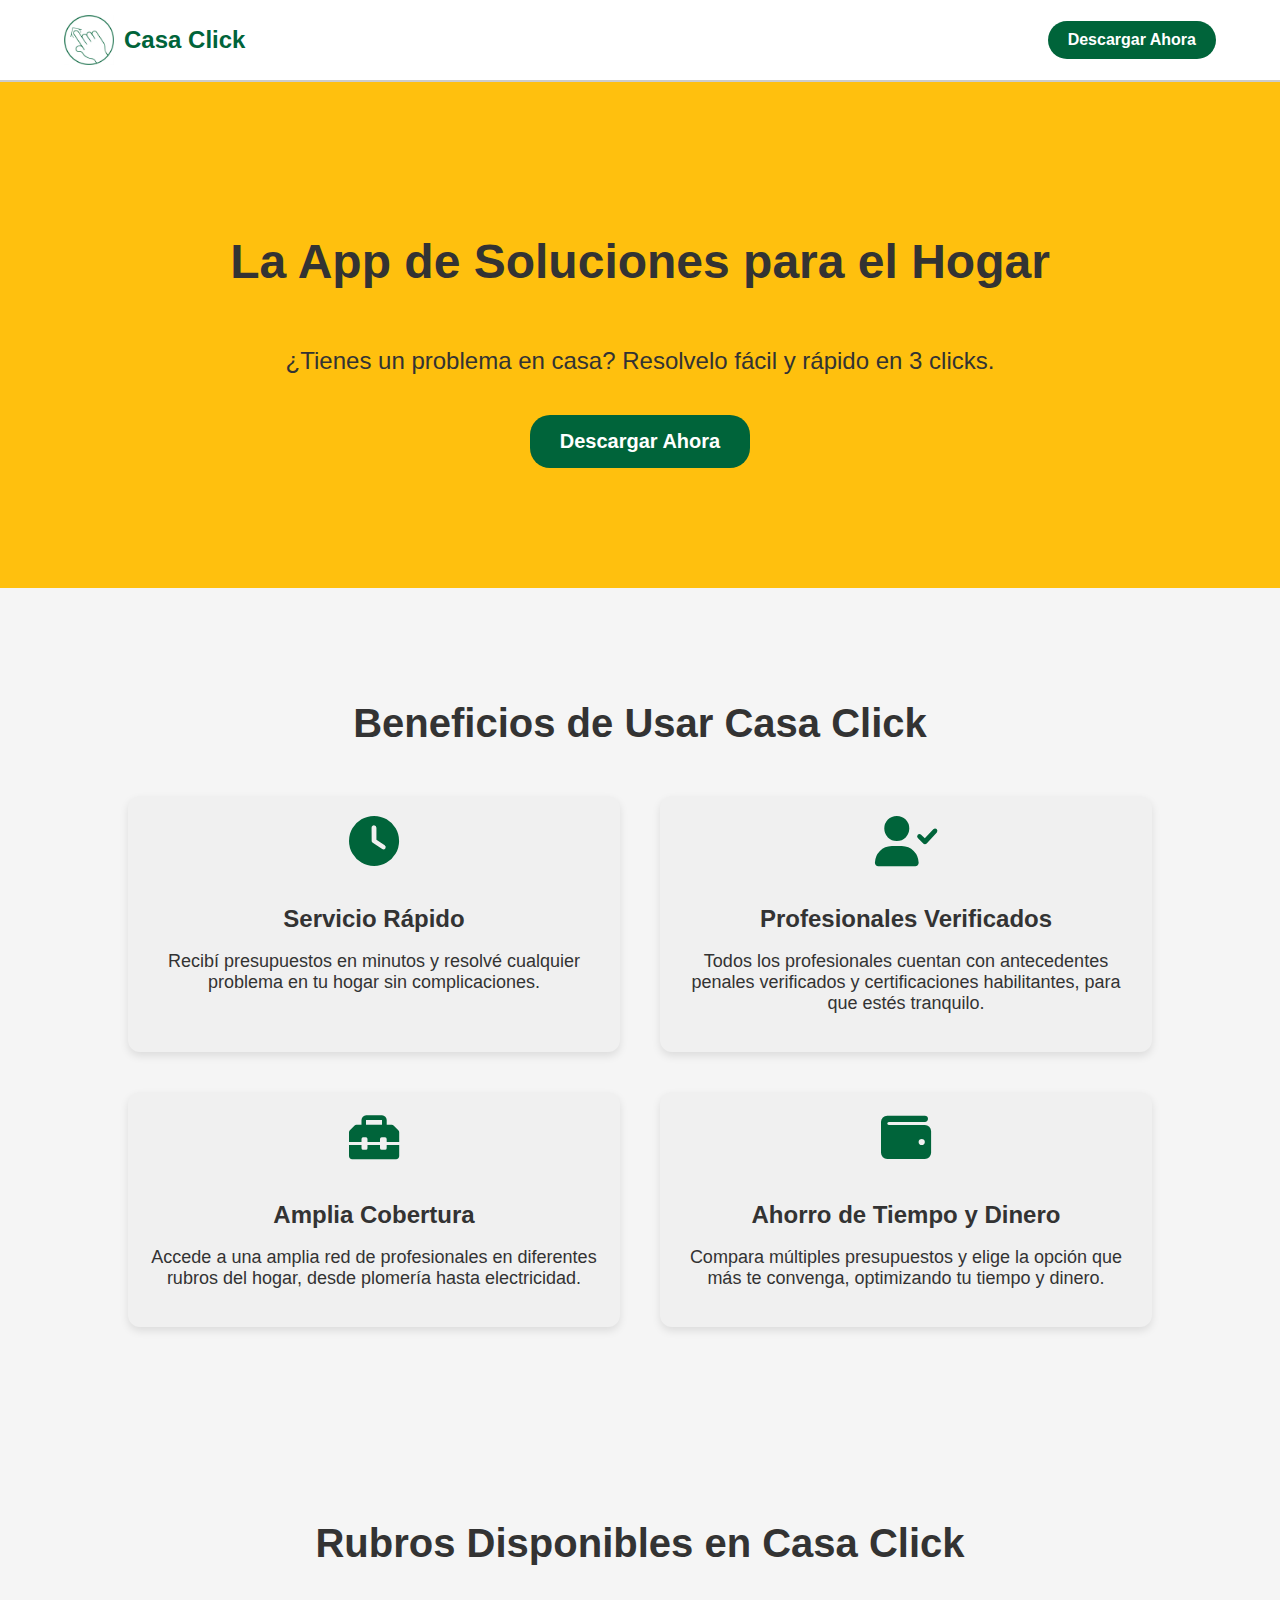
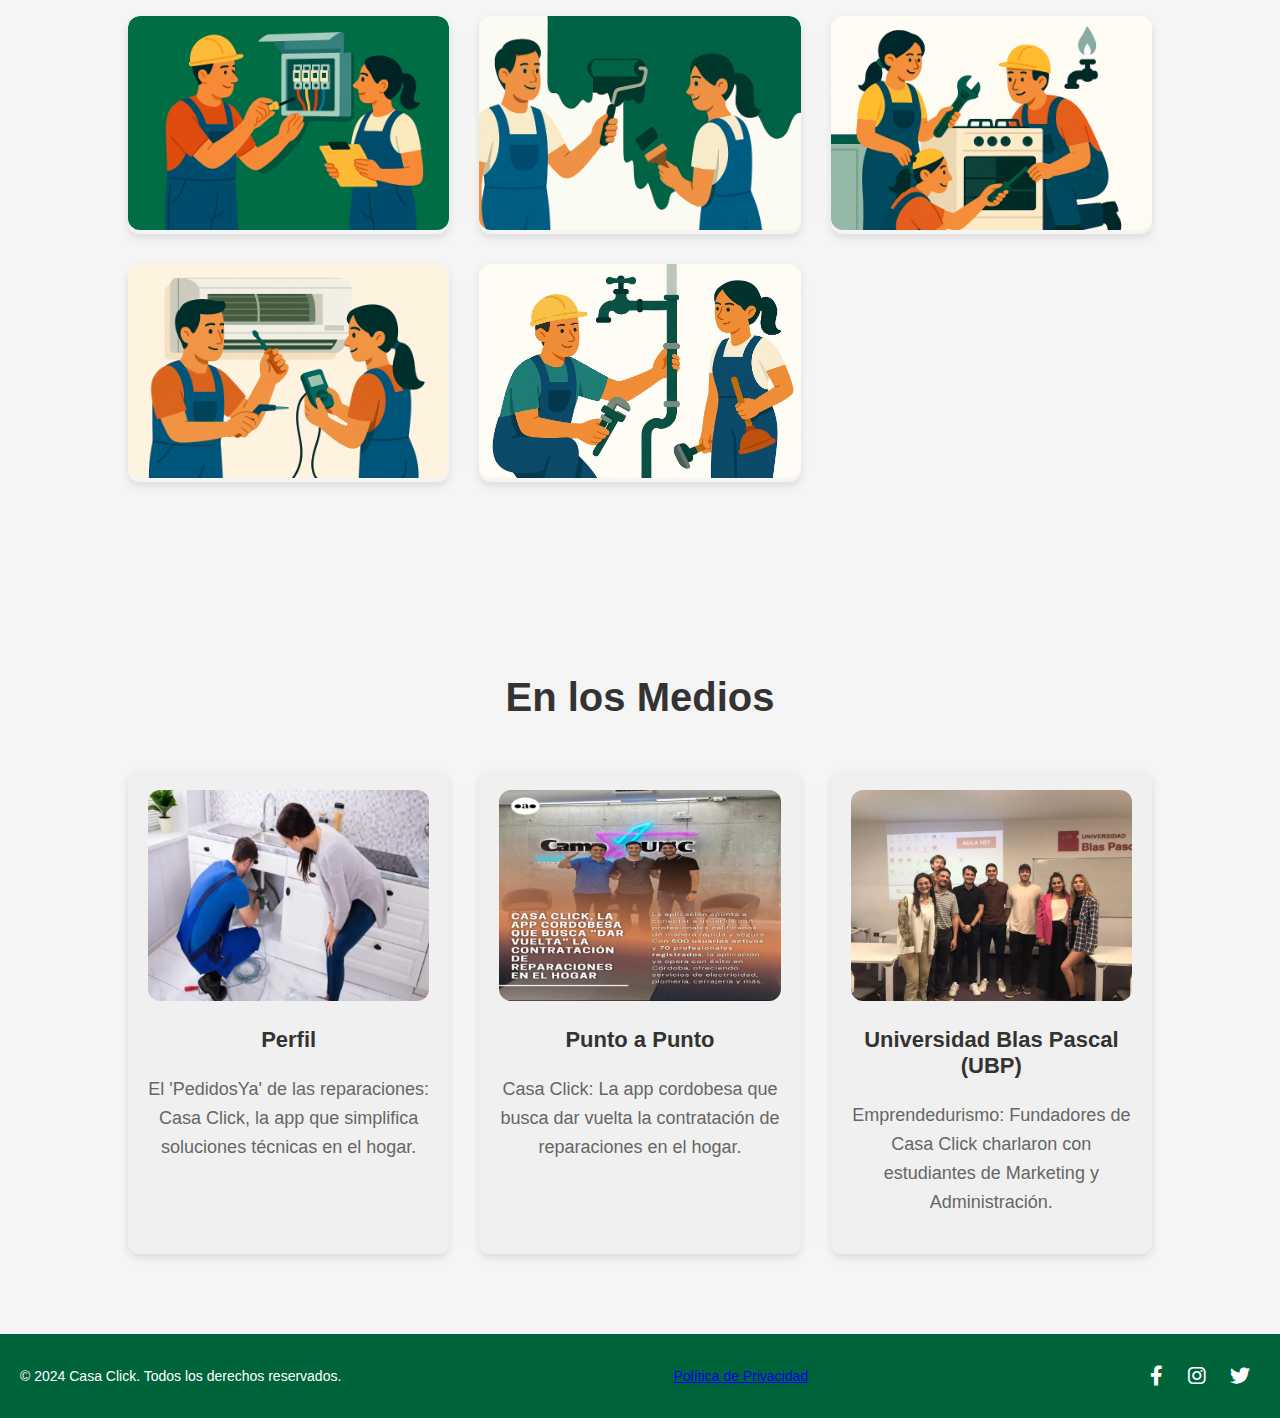
<file: usuarios.html>
<!DOCTYPE html>
<html lang="es">
<head>
    <meta charset="UTF-8">
    <meta name="viewport" content="width=device-width, initial-scale=1.0">
    <meta name="description" content="Casa Click - La app para soluciones del hogar. Conéctate con profesionales y obtén presupuestos rápidamente.">
    <meta name="robots" content="index, follow">
    <title>Casa Click - Usuarios</title>
    <link rel="stylesheet" href="usuarios-style.css">
    <link rel="stylesheet" href="https://cdnjs.cloudflare.com/ajax/libs/font-awesome/6.0.0-beta3/css/all.min.css">
    <link rel="stylesheet" href="https://cdn.jsdelivr.net/npm/aos@2.3.1/dist/aos.css">
</head>
<body>

    <!-- Header con logo y botón de descargar en la esquina superior derecha -->
    <header class="header-hero">
        <div class="nav-container">
            <div class="logo-container">
                <img src="imgs/casaclickfoto.jpg" alt="Logo de Casa Click" class="logo-img">
                <span class="logo-text">Casa Click</span>
            </div>
            <!--
            <nav class="nav-list-centered">
                <a href="usuarios.html" class="nav-button active">Usuarios</a> 
                <a href="partners.html" class="nav-button">Partners</a>
            </nav> -->
            <div class="cta-header-button">
                <button onclick="window.location.href='https://linktr.ee/casaclickapp?fbclid=PAZXh0bgNhZW0CMTEAAaaLggdhPkt8RnjvdmEEAOzhfQwrUj_xqOJvhL7H2rQb-b56Fu_I_kALqzk_aem_p_KAs5IB9ErYOS1THNx15Q'"='#contacto'" class="cta-button-header">Descargar Ahora</button>
            </div>
        </div>
    </header>

    <!-- Sección principal inspirada en Mercado Shops -->
    <section class="main-hero-section">
        <div class="container">
            <h1>La App de Soluciones para el Hogar</h1>
            <p>¿Tienes un problema en casa? Resolvelo fácil y rápido en 3 clicks.</p>
            <button onclick="window.location.href='https://linktr.ee/casaclickapp?fbclid=PAZXh0bgNhZW0CMTEAAaaLggdhPkt8RnjvdmEEAOzhfQwrUj_xqOJvhL7H2rQb-b56Fu_I_kALqzk_aem_p_KAs5IB9ErYOS1THNx15Q'"='#usuarios'" class="cta-button">Descargar Ahora</button>
        </div>
    </section>

    <!-- Beneficios de Usar Casa Click -->
    <section id="benefits" class="section-padding section">
        <div class="container">
            <h2>Beneficios de Usar Casa Click</h2>
            <div class="advantages-grid">
                <div class="advantage-item">
                    <i class="fas fa-clock advantage-icon"></i> <!-- Ícono de reloj para 'Servicio Rápido' -->
                    <div class="advantage-content">
                        <h3>Servicio Rápido</h3>
                        <p>Recibí presupuestos en minutos y resolvé cualquier problema en tu hogar sin complicaciones.</p>
                    </div>
                </div>
                <div class="advantage-item">
                    <i class="fas fa-user-check advantage-icon"></i> <!-- Ícono de usuario verificado para 'Profesionales Verificados' -->
                    <div class="advantage-content">
                        <h3>Profesionales Verificados</h3>
                        <p>Todos los profesionales cuentan con antecedentes penales verificados y certificaciones habilitantes, para que estés tranquilo.</p>
                    </div>
                </div>
                <div class="advantage-item">
                    <i class="fas fa-toolbox advantage-icon"></i> <!-- Ícono de caja de herramientas para 'Amplia Cobertura' -->
                    <div class="advantage-content">
                        <h3>Amplia Cobertura</h3>
                        <p>Accede a una amplia red de profesionales en diferentes rubros del hogar, desde plomería hasta electricidad.</p>
                    </div>
                </div>
                <div class="advantage-item">
                    <i class="fas fa-wallet advantage-icon"></i> <!-- Ícono de cartera para 'Ahorro de Tiempo y Dinero' -->
                    <div class="advantage-content">
                        <h3>Ahorro de Tiempo y Dinero</h3>
                        <p>Compara múltiples presupuestos y elige la opción que más te convenga, optimizando tu tiempo y dinero.</p>
                    </div>
                </div>
            </div>
        </div>
    </section>

    <!-- Rubros Disponibles -->
    <section id="rubros" class="section-padding section">
        <div class="container">
            <h2>Rubros Disponibles en Casa Click</h2>
            <div class="categories-grid">
                <div class="category-item">
                    <img src="imgs/electricidad.jpg" alt="Electricidad" class="category-image">
                    <div class="category-overlay">
                        <h3>Electricidad</h3>
                    </div>
                </div>
                <div class="category-item">
                    <img src="imgs/pintura.jpg" alt="Pintura" class="category-image">
                    <div class="category-overlay">
                        <h3>Pintura</h3>
                    </div>
                </div>
                <div class="category-item">
                    <img src="imgs/gas.jpg" alt="Gas" class="category-image">
                    <div class="category-overlay">
                        <h3>Gas</h3>
                    </div>
                </div>
                <div class="category-item">
                    <img src="imgs/aireacondicionado.jpg" alt="Aire Acondicionado" class="category-image">
                    <div class="category-overlay">
                        <h3>Aire Acondicionado</h3>
                    </div>
                </div>
                <div class="category-item">
                    <img src="imgs/plomeria.jpg" alt="Plomería" class="category-image">
                    <div class="category-overlay">
                        <h3>Plomería</h3>
                    </div>
                </div>
            </div>
        </div>
    </section>

    <!-- Sección de En los Medios -->
    <section id="en-los-medios" class="section-padding section">
        <div class="container">
            <h2>En los Medios</h2>
            <div class="media-grid">
                <div class="media-item">
                    <a href="https://www.perfil.com/noticias/cordoba/el-pedidosya-de-las-reparaciones-casa-click-la-app-que-simplifica-soluciones-tecnicas-en-el-hogar.phtml" target="_blank">
                        <img src="imgs/perfil.jpg" alt="Perfil" class="media-image">
                    </a>
                    <div class="media-content">
                        <h3>Perfil</h3>
                        <p>El 'PedidosYa' de las reparaciones: Casa Click, la app que simplifica soluciones técnicas en el hogar.</p>
                    </div>
                </div>
                <div class="media-item">
                    <a href="https://puntoapunto.com.ar/casa-click-la-app-cordobesa-que-busca-dar-vuelta-la-contratacion-de-reparaciones-en-el-hogar/" target="_blank">
                        <img src="imgs/puntoapunto.jpg" alt="Punto a Punto" class="media-image">
                    </a>
                    <div class="media-content">
                        <h3>Punto a Punto</h3>
                        <p>Casa Click: La app cordobesa que busca dar vuelta la contratación de reparaciones en el hogar.</p>
                    </div>
                </div>
                <div class="media-item">
                    <a href="https://www.ubp.edu.ar/novedades/emprendedurismo-fundadores-de-casa-click-charlaron-con-estudiantes-de-marketing-y-administracion/" target="_blank">
                        <img src="imgs/blaspascal.jpg" alt="UBP" class="media-image">
                    </a>
                    <div class="media-content">
                        <h3>Universidad Blas Pascal (UBP)</h3>
                        <p>Emprendedurismo: Fundadores de Casa Click charlaron con estudiantes de Marketing y Administración.</p>
                    </div>
                </div>
            </div>
        </div>
    </section>

    <!-- Footer -->
    <footer>
        <div class="footer-container">
            <p>&copy; 2024 Casa Click. Todos los derechos reservados.</p>
            <a href="politica-de-privacidad.html">Política de Privacidad</a>
            <div class="social-icons">
                <a href="https://www.facebook.com/casaclickapp"><i class="fab fa-facebook-f" aria-label="Facebook"></i></a>
                <a href="https://www.instagram.com/casaclickapp/"><i class="fab fa-instagram" aria-label="Instagram"></i></a>
                <a href="https://x.com/casaclickapp"><i class="fab fa-twitter" aria-label="Twitter"></i></a>
            </div>
        </div>
    </footer>

    <!-- Script AOS -->
    <script src="https://cdn.jsdelivr.net/npm/aos@2.3.1/dist/aos.js"></script>
    <script>
        AOS.init({
            duration: 800,
            once: true,
        });
    </script>
</body>
</html>
</file>
<file: usuarios-style.css>
/* General */
body, html {
    margin: 0;
    padding: 0;
    font-family: 'Poppins', sans-serif;
    background-color: #F5F5F5;
    color: #333;
    scroll-behavior: smooth;
}

/* Preloader (que ahora se llama index.html) */
#index {
    position: fixed;
    top: 0;
    left: 0;
    width: 100%;
    height: 100%;
    background-color: #ffffff;
    display: flex;
    align-items: center;
    justify-content: center;
    z-index: 9999;
}

/* Ajustar el tamaño del logo y el texto en el preloader (index.html) */
#index .logo-container-large {
    display: flex;
    flex-direction: column;
    align-items: center;
    justify-content: center;
    height: 100%; /* Ocupar toda la pantalla */
    text-align: center;
}

#index .logo-img-large {
    max-width: 120px; /* Ajustar el tamaño del logo */
    height: auto;
}

#index .logo-text-large {
    margin-top: 10px;
    font-size: 22px; /* Ajustar el tamaño del texto */
    color: #00643A;
}

/* Header */
.header-hero {
    background-color: #ffffff;
    padding: 15px 0;
    display: flex;
    justify-content: space-between;
    align-items: center;
    box-shadow: 0 2px 4px rgba(0, 0, 0, 0.1);
    border-bottom: 2px solid #ccc;
}

.nav-container {
    width: 90%;
    margin: auto;
    display: flex;
    align-items: center;
    justify-content: space-between;
}

/* ... (el resto del código CSS para usuarios e inmobiliarias) */

/* Header */
.header-hero {
    background-color: #ffffff;
    padding: 15px 0;
    display: flex;
    justify-content: space-between;
    align-items: center;
    box-shadow: 0 2px 4px rgba(0, 0, 0, 0.1);
    border-bottom: 2px solid #ccc;
}

.nav-container {
    width: 90%;
    margin: auto;
    display: flex;
    align-items: center;
    justify-content: space-between;
}

.logo-container {
    display: flex;
    align-items: center;
    justify-content: flex-start;
    flex: 1;
}

.logo-img {
    width: 50px;
    height: auto;
    margin-right: 10px;
}

.logo-text {
    font-size: 24px;
    font-weight: 700;
    color: #00643A;
}

.nav-list-centered {
    display: flex;
    justify-content: left;
    flex-grow: 1;
}

.nav-button {
    color: #00643A;
    text-decoration: none;
    font-size: 18px;
    font-weight: 600;
    transition: color 0.3s ease;
    margin: 0 15px;
}

.nav-button.active {
    color: #FFC00E;
}

.cta-header-button {
    margin-left: auto;
}

.cta-button-header {
    background-color: #00643A;
    color: #ffffff;
    padding: 10px 20px;
    border: none;
    cursor: pointer;
    font-size: 16px;
    font-weight: 600;
    border-radius: 20px;
    transition: background-color 0.3s ease, transform 0.3s ease;
}

.cta-button-header:hover {
    background-color: #004d30;
    transform: scale(1.05);
}

/* Ocultar el botón en pantallas pequeñas */
@media (max-width: 768px) {
    .cta-header-button {
        display: none;
    }
}

/* Main Hero Section */
.main-hero-section {
    background-color: #FFC00E;
    padding: 120px 0;
    text-align: center;
}

.main-hero-section h1 {
    font-size: 48px;
    font-weight: 700;
    color: #333;
    margin-bottom: 58px;
}

.main-hero-section p {
    font-size: 24px;
    font-weight: 400;
    margin-bottom: 40px;
}

.cta-button {
    background-color: #00643A;
    color: #ffffff;
    padding: 15px 30px;
    border: none;
    cursor: pointer;
    font-size: 20px;
    font-weight: 600;
    border-radius: 20px;
    transition: background-color 0.3s ease, transform 0.3s ease;
}

.cta-button:hover {
    background-color: #004d30;
    transform: scale(1.05);
}

/* Ajustes para pantallas más pequeñas */
@media (max-width: 768px) {
    .main-hero-section h1 {
        font-size: 36px;
    }

    .main-hero-section p {
        font-size: 18px;
    }

    .cta-button {
        padding: 10px 20px;
        font-size: 18px;
    }
}

/* Secciones Generales */
.section-padding {
    padding: 80px 0;
}

.container {
    width: 80%;
    margin: auto;
}

/* Beneficios */
.advantages-grid {
    display: grid;
    grid-template-columns: repeat(2, 1fr);
    gap: 40px;
}

.advantage-item {
    background-color: #f0f0f0;
    padding: 20px;
    border-radius: 12px;
    box-shadow: 0 4px 8px rgba(0, 0, 0, 0.1);
    text-align: center;
    transition: transform 0.3s ease;
}

.advantage-item:hover {
    transform: translateY(-5px);
    box-shadow: 0 8px 15px rgba(0, 0, 0, 0.2);
}

.advantage-icon {
    font-size: 50px;
    margin-bottom: 15px;
    color: #00643A;
}

.advantage-item h3 {
    font-size: 24px;
    margin-bottom: 10px;
}

.advantage-item p {
    font-size: 18px;
}

/* Ajustes para pantallas pequeñas */
@media (max-width: 768px) {
    .advantages-grid {
        grid-template-columns: 1fr;
        gap: 20px;
    }

    .advantage-item {
        padding: 15px;
    }

    .advantage-icon {
        font-size: 40px;
    }

    .advantage-item h3 {
        font-size: 20px;
    }

    .advantage-item p {
        font-size: 16px;
    }
}

/* Rubros Disponibles */
.categories-grid {
    display: grid;
    grid-template-columns: repeat(3, 1fr);
    gap: 30px;
    text-align: center;
}

.category-item {
    position: relative;
    overflow: hidden;
    border-radius: 12px;
    box-shadow: 0 4px 8px rgba(0, 0, 0, 0.1);
}

.category-item img {
    width: 100%;
    height: auto;
    border-radius: 12px;
    transition: transform 0.3s ease;
}

.category-item:hover img {
    transform: scale(1.05);
}

.category-overlay {
    position: absolute;
    top: 0;
    left: 0;
    right: 0;
    bottom: 0;
    background-color: rgba(0, 0, 0, 0.4);
    color: #ffffff;
    display: flex;
    align-items: center;
    justify-content: center;
    opacity: 0;
    transition: opacity 0.3s ease;
}

/* Mostrar siempre el overlay en móviles */
@media (max-width: 768px) {
    .category-overlay {
        opacity: 1;
    }
}

.category-item:hover .category-overlay {
    opacity: 1;
}

.category-overlay h3 {
    font-size: 24px;
    font-weight: 700;
}

/* Ajustes para pantallas pequeñas */
@media (max-width: 768px) {
    .categories-grid {
        grid-template-columns: 1fr;
    }
}

/* Títulos centrados */
section h2 {
    text-align: center;
    font-size: 40px;
    margin-bottom: 50px;
}

/* Ajustes para pantallas pequeñas para centrar títulos */
@media (max-width: 768px) {
    section h2 {
        text-align: center;
        font-size: 28px;
        margin-bottom: 30px;
    }
}

/* En los Medios Section */
.media-grid {
    display: grid;
    grid-template-columns: repeat(3, 1fr);
    gap: 30px;
    text-align: center;
}

.media-item {
    background-color: #f0f0f0;
    padding: 20px;
    border-radius: 12px;
    box-shadow: 0 4px 8px rgba(0, 0, 0, 0.1);
    transition: transform 0.3s ease;
}

.media-item:hover {
    transform: translateY(-5px);
    box-shadow: 0 8px 15px rgba(0, 0, 0, 0.2);
}

.media-image {
    width: 100%;
    height: auto;
    border-radius: 12px;
    transition: transform 0.3s ease;
}

.media-item:hover .media-image {
    transform: scale(1.05);
}

.media-content {
    margin-top: 15px;
}

.media-content h3 {
    font-size: 22px;
    font-weight: 700;
    color: #333;
}

.media-content p {
    font-size: 18px;
    line-height: 1.6;
    color: #666;
}

/* Ajustes para pantallas pequeñas */
@media (max-width: 768px) {
    .media-grid {
        grid-template-columns: 1fr;
    }

    .media-item {
        padding: 15px;
    }
}

/* Footer */
.footer-container {
    display: flex;
    justify-content: space-between;
    align-items: center;
    background-color: #00643A;
    padding: 20px;
    color: white;
}

.footer-container p,
.footer-container a {
    font-size: 14px;
}

.social-icons a {
    color: white;
    margin: 0 10px;
    font-size: 20px;
    transition: color 0.3s ease;
}

.social-icons a:hover {
    color: #FFC00E;
}

/* Ajustes para pantallas pequeñas */
@media (max-width: 768px) {
    .footer-container {
        flex-direction: column;
        text-align: center;
    }

    .social-icons {
        margin-top: 10px;
    }
}
</file>
<file: inmobiliarias-style.css>
/* General */
body, html {
    margin: 0;
    padding: 0;
    font-family: 'Poppins', sans-serif;
    background-color: #F5F5F5;
    color: #333;
    scroll-behavior: smooth;
}

/* Header */
.header-hero {
    background-color: #ffffff;
    padding: 15px 0;
    display: flex;
    justify-content: space-between;
    align-items: center;
    box-shadow: 0 2px 4px rgba(0, 0, 0, 0.1);
    border-bottom: 2px solid #ccc;
}

.nav-container {
    width: 90%;
    margin: auto;
    display: flex;
    align-items: center;
    justify-content: space-between;
}

.logo-container {
    display: flex;
    align-items: center;
    justify-content: flex-start;
    flex: 1;
}

.logo-img {
    width: 50px;
    height: auto;
    margin-right: 10px;
}

.logo-text {
    font-size: 24px;
    font-weight: 700;
    color: #00643A;
}

.nav-list-centered {
    display: flex;
    justify-content: left;
    flex-grow: 1;
}

.nav-button {
    color: #00643A;
    text-decoration: none;
    font-size: 18px;
    font-weight: 600;
    transition: color 0.3s ease;
    margin: 0 15px;
}

.nav-button.active {
    color: #FFC00E;
}

.cta-header-button {
    margin-left: auto;
}

/* Ocultar el botón 'Contáctanos' en pantallas móviles */
@media (max-width: 768px) {
    .cta-header-button {
        display: none;
    }
}

.cta-button-header {
    background-color: #00643A;
    color: #ffffff;
    padding: 10px 20px;
    border: none;
    cursor: pointer;
    font-size: 16px;
    font-weight: 600;
    border-radius: 20px;
    transition: background-color 0.3s ease, transform 0.3s ease;
}

.cta-button-header:hover {
    background-color: #004d30;
    transform: scale(1.05);
}

/* Main Hero Section */
.main-hero-section {
    background-color: #FFC00E;
    padding: 120px 0;
    text-align: center;
}

.main-hero-section h1 {
    font-size: 48px;
    font-weight: 700;
    color: #333;
    margin-bottom: 70px;
}

.main-hero-section p {
    font-size: 24px;
    font-weight: 400;
    margin-bottom: 70px;
}

.cta-button {
    background-color: #00643A;
    color: #ffffff;
    padding: 10px 20px;
    border: none;
    cursor: pointer;
    font-size: 18px;
    font-weight: 600;
    border-radius: 20px;
    transition: background-color 0.3s ease, transform 0.3s ease;
    width: auto;
    display: inline-block;
    margin: 10px auto;
}

.cta-button:hover {
    background-color: #004d30;
    transform: scale(1.05);
}

/* Sección Divider */
.section-divider {
    border: none;
    border-top: 2px solid #ccc;
    margin: 40px 0;
}

/* Beneficios */
.benefits-grid {
    display: grid;
    grid-template-columns: repeat(2, 1fr);
    gap: 30px;
    padding: 0 20px;
}

.benefit-card {
    background-color: #f0f0f0;
    padding: 20px;
    border-radius: 8px;
    box-shadow: 0 4px 8px rgba(0, 0, 0, 0.1);
    transition: transform 0.3s ease, box-shadow 0.3s ease;
    color: #333;
}

.benefit-card:hover {
    transform: translateY(-5px);
    box-shadow: 0 8px 15px rgba(0, 0, 0, 0.2);
    background-color: #00643A;
}

.benefit-card:hover .benefit-icon {
    color: #ffffff;
}

.benefit-card:hover p,
.benefit-card:hover h3 {
    color: #fff;
}

.benefit-icon {
    font-size: 40px;
    margin-bottom: 20px;
    color: #00643A;
    transition: color 0.3s ease;
}

.benefit-card h3 {
    font-size: 22px;
    margin-bottom: 15px;
}

.benefit-card p {
    font-size: 16px;
    line-height: 1.6;
}

/* Centrado de títulos */
.title-centered,
.section-title-centered,
h2,
h3 {
    text-align: center;
    margin-bottom: 30px;
}

/* Responsive Benefits Grid */
@media (max-width: 768px) {
    .benefits-grid {
        grid-template-columns: 1fr;
    }
}

/* Formulario de Contacto */
.contact-form {
    background-color: #ffffff;
    padding: 40px;
    border-radius: 12px;
    box-shadow: 0 4px 8px rgba(0, 0, 0, 0.1);
    max-width: 600px;
    margin: 0 auto;
    margin-bottom: 40px;
}

.contact-form h3 {
    font-size: 24px;
    font-weight: 600;
    color: #333;
    text-align: center;
}

.contact-form p {
    text-align: center;
    margin-top: -10px;
}

.form-group {
    margin-bottom: 20px;
}

.form-group label {
    font-size: 16px;
    font-weight: 600;
    color: #333;
    display: block;
    margin-bottom: 10px;
}

.form-group input,
.form-group textarea {
    width: 100%;
    padding: 10px;
    font-size: 16px;
    border-radius: 8px;
    border: 1px solid #ccc;
    transition: border-color 0.3s ease;
}

.form-group input:focus,
.form-group textarea:focus {
    border-color: #00643A;
}

.cta-button {
    background-color: #00643A;
    color: #ffffff;
    padding: 15px 30px;
    border: none;
    cursor: pointer;
    font-size: 18px;
    font-weight: 600;
    border-radius: 8px;
    transition: background-color 0.3s ease, transform 0.3s ease;
    width: auto;
    margin-top: 20px;
    min-width: 200px;
    max-width: 300px;
    display: block;
    margin-left: auto;
    margin-right: auto;
}

.cta-button:hover {
    background-color: #004d30;
    transform: scale(1.05);
}

/* Footer */
.footer-container {
    display: flex;
    justify-content: space-between;
    align-items: center;
    background-color: #00643A;
    padding: 20px;
    color: white;
}

.footer-container p,
.footer-container a {
    font-size: 14px;
}

.social-icons a {
    color: white;
    margin: 0 10px;
    font-size: 20px;
    transition: color 0.3s ease;
}

.social-icons a:hover {
    color: #FFC00E;
}

/* Responsive Footer */
@media (max-width: 768px) {
    .footer-container {
        flex-direction: column;
        text-align: center;
    }

    .social-icons {
        margin-top: 10px;
    }
}
</file>
<file: partners-style.css>
/* General */
body, html {
    margin: 0;
    padding: 0;
    font-family: 'Poppins', sans-serif;
    background-color: #F5F5F5;
    color: #333;
    scroll-behavior: smooth;
}

/* Header */
.header-hero {
    background-color: #ffffff;
    padding: 15px 0;
    display: flex;
    justify-content: space-between;
    align-items: center;
    box-shadow: 0 2px 4px rgba(0, 0, 0, 0.1);
    border-bottom: 2px solid #ccc;
}

.nav-container {
    width: 90%;
    margin: auto;
    display: flex;
    align-items: center;
    justify-content: space-between;
}

.logo-container {
    display: flex;
    align-items: center;
    justify-content: flex-start;
    flex: 1;
}

.logo-img {
    width: 50px;
    height: auto;
    margin-right: 10px;
}

.logo-text {
    font-size: 24px;
    font-weight: 700;
    color: #00643A;
}

.nav-list-centered {
    display: flex;
    justify-content: left;
    flex-grow: 1;
}

.nav-button {
    color: #00643A;
    text-decoration: none;
    font-size: 18px;
    font-weight: 600;
    transition: color 0.3s ease;
    margin: 0 15px;
}

.nav-button.active {
    color: #FFC00E;
}

.cta-header-button {
    margin-left: auto;
}

/* Ocultar el botón 'Contáctanos' en pantallas móviles */
@media (max-width: 768px) {
    .cta-header-button {
        display: none;
    }
}

.cta-button-header {
    background-color: #00643A;
    color: #ffffff;
    padding: 10px 20px;
    border: none;
    cursor: pointer;
    font-size: 16px;
    font-weight: 600;
    border-radius: 20px;
    transition: background-color 0.3s ease, transform 0.3s ease;
}

.cta-button-header:hover {
    background-color: #004d30;
    transform: scale(1.05);
}

/* Main Hero Section */
.main-hero-section {
    background-color: #FFC00E;
    padding: 120px 0;
    text-align: center;
}

.main-hero-section h1 {
    font-size: 48px;
    font-weight: 700;
    color: #333;
    margin-bottom: 70px;
}

.main-hero-section p {
    font-size: 24px;
    font-weight: 400;
    margin-bottom: 70px;
}

.cta-button {
    background-color: #00643A;
    color: #ffffff;
    padding: 10px 20px;
    border: none;
    cursor: pointer;
    font-size: 18px;
    font-weight: 600;
    border-radius: 20px;
    transition: background-color 0.3s ease, transform 0.3s ease;
    width: auto;
    display: inline-block;
    margin: 10px auto;
}

.cta-button:hover {
    background-color: #004d30;
    transform: scale(1.05);
}

/* Sección Divider */
.section-divider {
    border: none;
    border-top: 2px solid #ccc;
    margin: 40px 0;
}

/* Beneficios */
.benefits-grid {
    display: grid;
    grid-template-columns: repeat(2, 1fr);
    gap: 30px;
    padding: 0 20px;
}

.benefit-card {
    background-color: #f0f0f0;
    padding: 20px;
    border-radius: 8px;
    box-shadow: 0 4px 8px rgba(0, 0, 0, 0.1);
    transition: transform 0.3s ease, box-shadow 0.3s ease;
    color: #333;
}

.benefit-card:hover {
    transform: translateY(-5px);
    box-shadow: 0 8px 15px rgba(0, 0, 0, 0.2);
    background-color: #00643A;
}

.benefit-card:hover .benefit-icon {
    color: #ffffff;
}

.benefit-card:hover p,
.benefit-card:hover h3 {
    color: #fff;
}

.benefit-icon {
    font-size: 40px;
    margin-bottom: 20px;
    color: #00643A;
    transition: color 0.3s ease;
}

.benefit-card h3 {
    font-size: 22px;
    margin-bottom: 15px;
}

.benefit-card p {
    font-size: 16px;
    line-height: 1.6;
}

/* Centrado de títulos */
.title-centered,
.section-title-centered,
h2,
h3 {
    text-align: center;
    margin-bottom: 30px;
}

/* Responsive Benefits Grid */
@media (max-width: 768px) {
    .benefits-grid {
        grid-template-columns: 1fr;
    }
}

/* Formulario de Contacto */
.contact-form {
    background-color: #ffffff;
    padding: 40px;
    border-radius: 12px;
    box-shadow: 0 4px 8px rgba(0, 0, 0, 0.1);
    max-width: 600px;
    margin: 0 auto;
    margin-bottom: 40px;
}

.contact-form h3 {
    font-size: 24px;
    font-weight: 600;
    color: #333;
    text-align: center;
}

.contact-form p {
    text-align: center;
    margin-top: -10px;
}

.form-group {
    margin-bottom: 20px;
}

.form-group label {
    font-size: 16px;
    font-weight: 600;
    color: #333;
    display: block;
    margin-bottom: 10px;
}

.form-group input,
.form-group textarea {
    width: 100%;
    padding: 10px;
    font-size: 16px;
    border-radius: 8px;
    border: 1px solid #ccc;
    transition: border-color 0.3s ease;
}

.form-group input:focus,
.form-group textarea:focus {
    border-color: #00643A;
}

.cta-button {
    background-color: #00643A;
    color: #ffffff;
    padding: 15px 30px;
    border: none;
    cursor: pointer;
    font-size: 18px;
    font-weight: 600;
    border-radius: 8px;
    transition: background-color 0.3s ease, transform 0.3s ease;
    width: auto;
    margin-top: 20px;
    min-width: 200px;
    max-width: 300px;
    display: block;
    margin-left: auto;
    margin-right: auto;
}

.cta-button:hover {
    background-color: #004d30;
    transform: scale(1.05);
}

/* Footer */
.footer-container {
    display: flex;
    justify-content: space-between;
    align-items: center;
    background-color: #00643A;
    padding: 20px;
    color: white;
}

.footer-container p,
.footer-container a {
    font-size: 14px;
}

.social-icons a {
    color: white;
    margin: 0 10px;
    font-size: 20px;
    transition: color 0.3s ease;
}

.social-icons a:hover {
    color: #FFC00E;
}

/* Responsive Footer */
@media (max-width: 768px) {
    .footer-container {
        flex-direction: column;
        text-align: center;
    }

    .social-icons {
        margin-top: 10px;
    }
}
</file>
